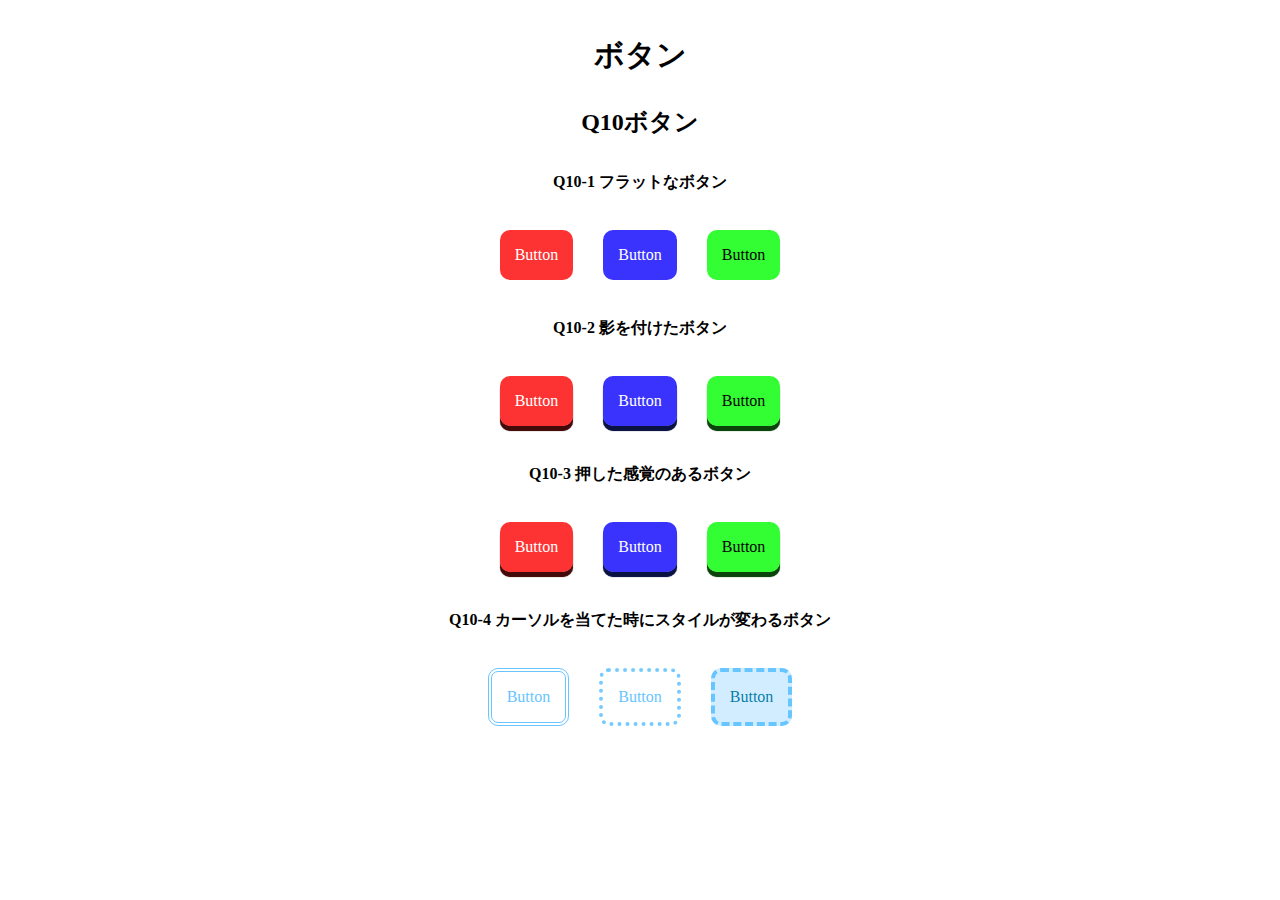
<file: q10/answer/index.html>
<!DOCTYPE html>
<html lang="ja">

<head>
  <meta charset="UTF-8">
  <meta name="viewport" content="width=device-width, initial-scale=1.0">
  <link rel="stylesheet" href="./css/reset.css">
  <link rel="stylesheet" href="./css/base.css">
  <link rel="stylesheet" href="./css/style.css">
  <title>LayoutParts-Q3</title>
</head>

<body>
  <h1 class="title">ボタン</h1>
  <h2 class="sub--title">Q10ボタン</h2>
  <div class="wrapper">
    <h3 class="question--title">Q10-1 フラットなボタン</h3>
    <div class="flex--center">
      <div class="btn btn--red">Button</div>
      <div class="btn btn--blue">Button</div>
      <div class="btn btn--green">Button</div>
    </div>
    <h3 class="question--title">Q10-2 影を付けたボタン</h3>
    <div class="flex--center">
      <div class="btn shadow--red">Button</div>
      <div class="btn shadow--blue">Button</div>
      <div class="btn shadow--green">Button</div>
    </div>
    <h3 class="question--title">Q10-3 押した感覚のあるボタン</h3>
    <div class="flex--center">
      <div class="btn active--red">Button</div>
      <div class="btn active--blue">Button</div>
      <div class="btn active--green">Button</div>
    </div>
    <h3 class="question--title">Q10-4 カーソルを当てた時にスタイルが変わるボタン</h3>
    <div class="flex--center">
      <div class="btn double--btn">Button</div>
      <div class="btn dotted--btn">Button</div>
      <div class="btn back--btn">Button</div>
    </div>
  </div>
</body>

</html>
</file>
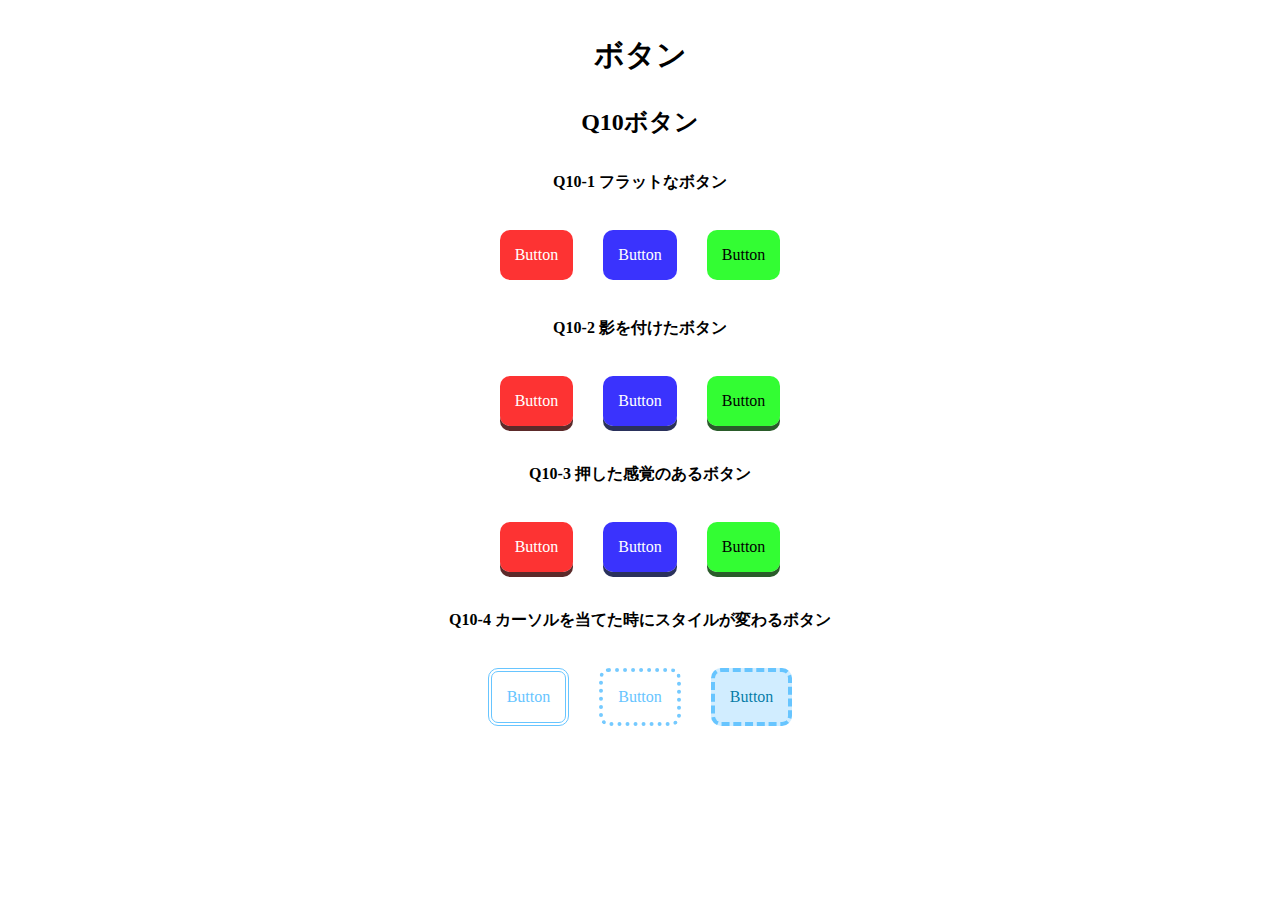
<file: q10/q10/index.html>
<!DOCTYPE html>
<html lang="ja">

<head>
  <meta charset="UTF-8">
  <meta name="viewport" content="width=device-width, initial-scale=1.0">
  <link rel="stylesheet" href="./css/reset.css">
  <link rel="stylesheet" href="./css/base.css">
  <link rel="stylesheet" href="./css/style.css">
  <title>LayoutParts-Q3</title>
</head>

<body>
  <h1 class="title">ボタン</h1>
  <h2 class="sub--title">Q10ボタン</h2>
  <div class="wrapper">
    <h3 class="question--title">Q10-1 フラットなボタン</h3>
    <!-- Q10-1ここから -->
    <div class="box-list">
      <div class="commonbox redbox">Button</div>
      <div class="commonbox bluebox">Button</div>
      <div class="commonbox greenbox">Button</div>
    </div>
    <!-- Q10-1ここまで -->
    <h3 class="question--title">Q10-2 影を付けたボタン</h3>
    <!-- Q10-2ここから -->
    <div class="box-list">
      <div class="commonbox redbox sdw-red">Button</div>
      <div class="commonbox bluebox sdw-blue">Button</div>
      <div class="commonbox greenbox sdw-green">Button</div>
    </div>
    <!-- Q10-2ここまで -->
    <h3 class="question--title">Q10-3 押した感覚のあるボタン</h3>
    <!-- Q10-3ここから -->
    <div class="box-list">
      <div class="commonbox redbox sdw-red btn-box">Button</div>
      <div class="commonbox bluebox sdw-blue btn-box">Button</div>
      <div class="commonbox greenbox sdw-green btn-box">Button</div>
    </div>
    <!-- Q10-3ここまで -->
    <h3 class="question--title">Q10-4 カーソルを当てた時にスタイルが変わるボタン</h3>
    <!-- Q10-4ここから -->
    <div class="box-list">
      <div class="commonbox doublebox">Button</div>
      <div class="commonbox dotbox">Button</div>
      <div class="commonbox dotbox2">Button</div>
    </div>
    <!-- Q10-4ここまで -->
  </div>
</body>

</html>
</file>
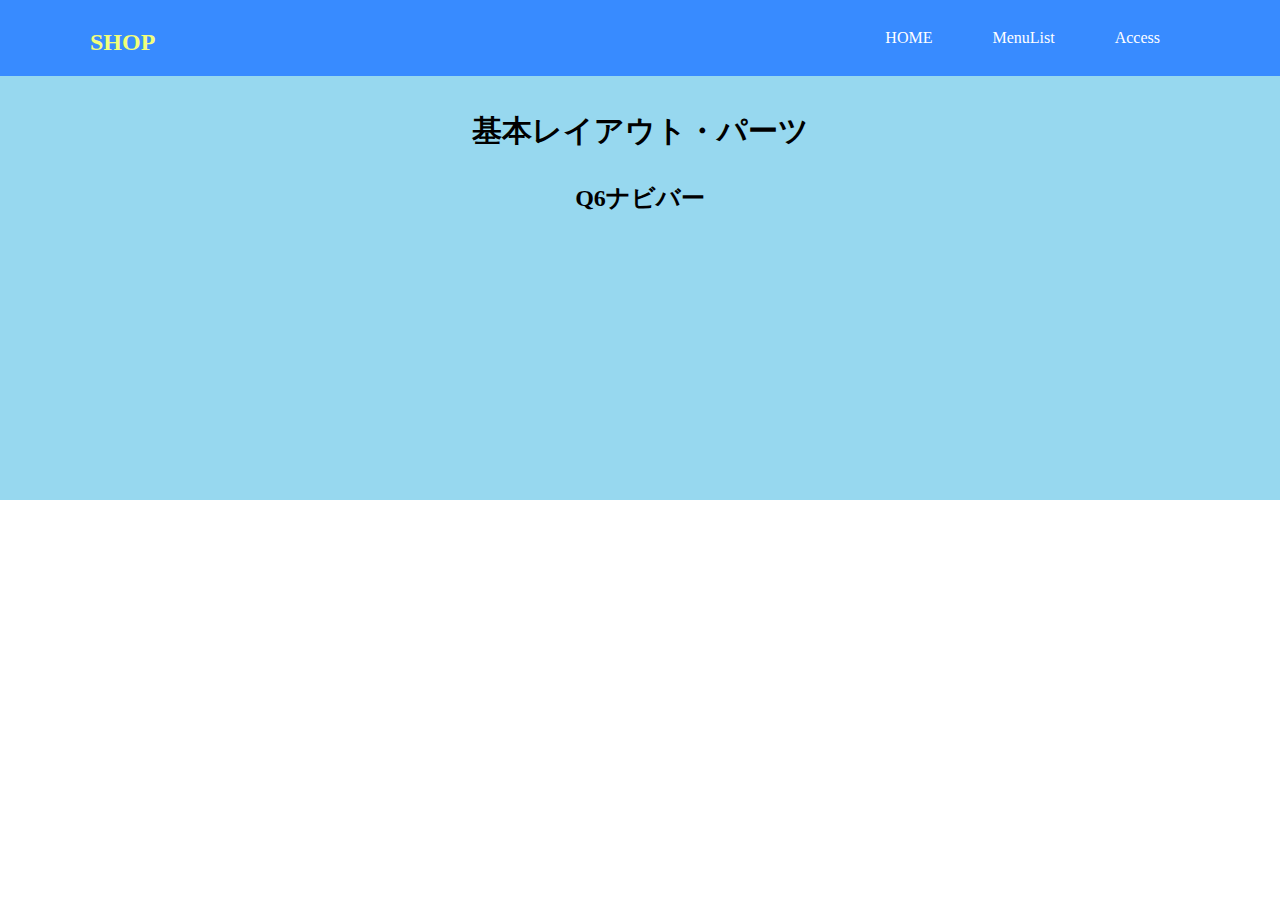
<file: q6/answer/index.html>
<!DOCTYPE html>
<html lang="ja">

<head>
  <meta charset="UTF-8">
  <meta name="viewport" content="width=device-width, initial-scale=1.0">
  <link rel="stylesheet" href="./css/reset.css">
  <link rel="stylesheet" href="./css/base.css">
  <link rel="stylesheet" href="./css/style.css">
  <title>LayoutParts-Q3</title>
</head>

<body>
  <header class="header">
    <div class="inner d--flex">
      <div class="logo">
        <a href="#">SHOP</a>
      </div>
      <div class="menu">
        <nav>
          <ul class="nav d--flex">
            <li>
              <a href="#">HOME</a>
            </li>
            <li>
              <a href="#">MenuList</a>
            </li>
            <li>
              <a href="#">Access</a>
            </li>
          </ul>
        </nav>
      </div>
    </div>
  </header>
  <main>
    <div class="wrapper">
      <h1 class="title">基本レイアウト・パーツ</h1>
      <h2 class="sub--title">Q6ナビバー</h2>
    </div>
  </main>
</body>

</html>
</file>
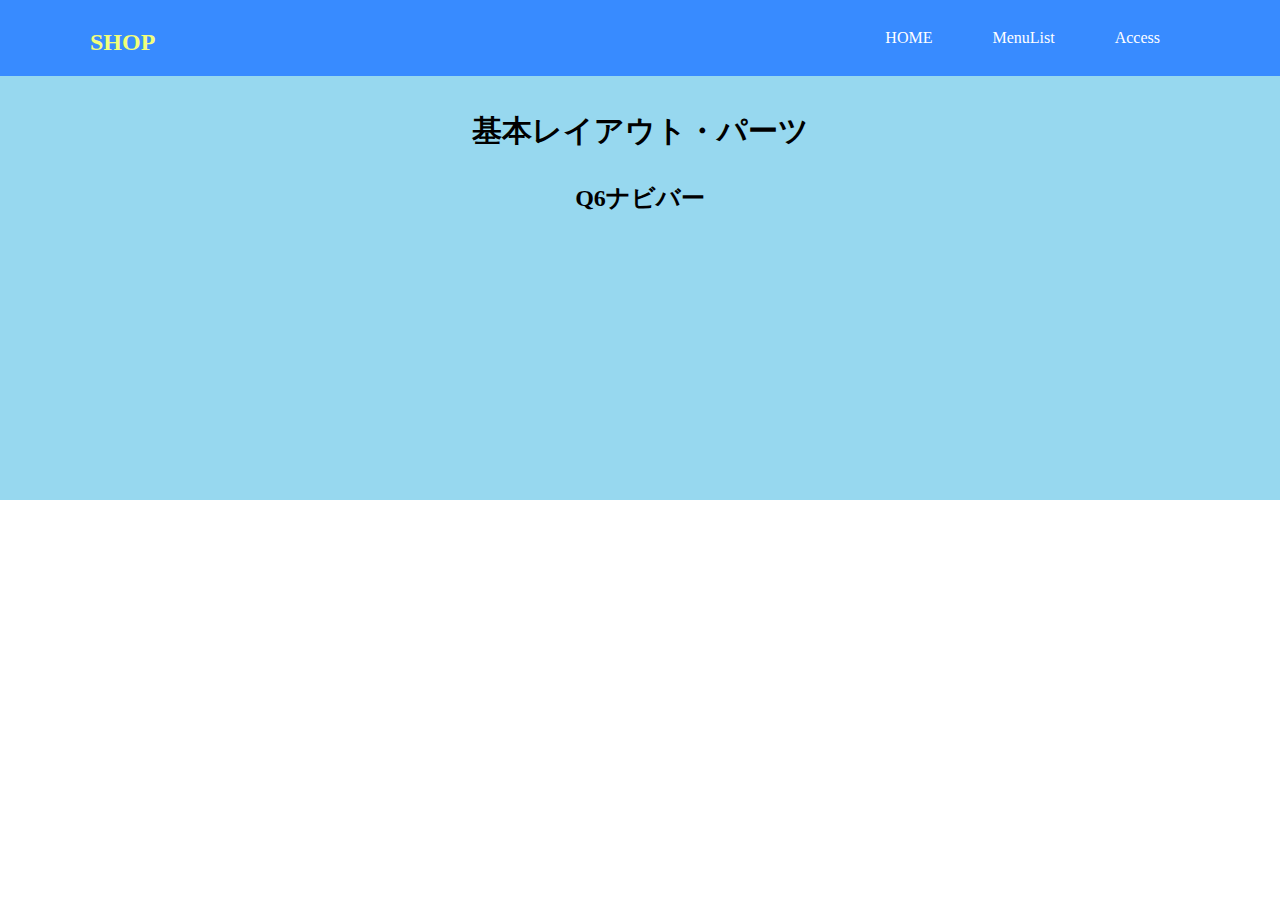
<file: q6/q6/index.html>
<!DOCTYPE html>
<html lang="ja">

<head>
  <meta charset="UTF-8">
  <meta name="viewport" content="width=device-width, initial-scale=1.0">
  <link rel="stylesheet" href="./css/reset.css">
  <link rel="stylesheet" href="./css/base.css">
  <link rel="stylesheet" href="./css/style.css">
  <title>LayoutParts-Q3</title>
</head>

<body>
  <!-- Q6回答はここから -->
  <header class="header">
    <div class="inner d--flex">
      <div class="logo"><a href="#">SHOP</a></div>
      <nav>
        <ul class="nav d--flex">
          <li><a href="#">HOME</a></li>
          <li><a href="#">MenuList</a></li>
          <li><a href="#">Access</a></li>
        </ul>
      </nav>
    </div>
  </header>
  <!-- Q6回答はここまで -->
  <main>
    <div class="wrapper">
      <h1 class="title">基本レイアウト・パーツ</h1>
      <h2 class="sub--title">Q6ナビバー</h2>
    </div>
  </main>
</body>

</html>
</file>
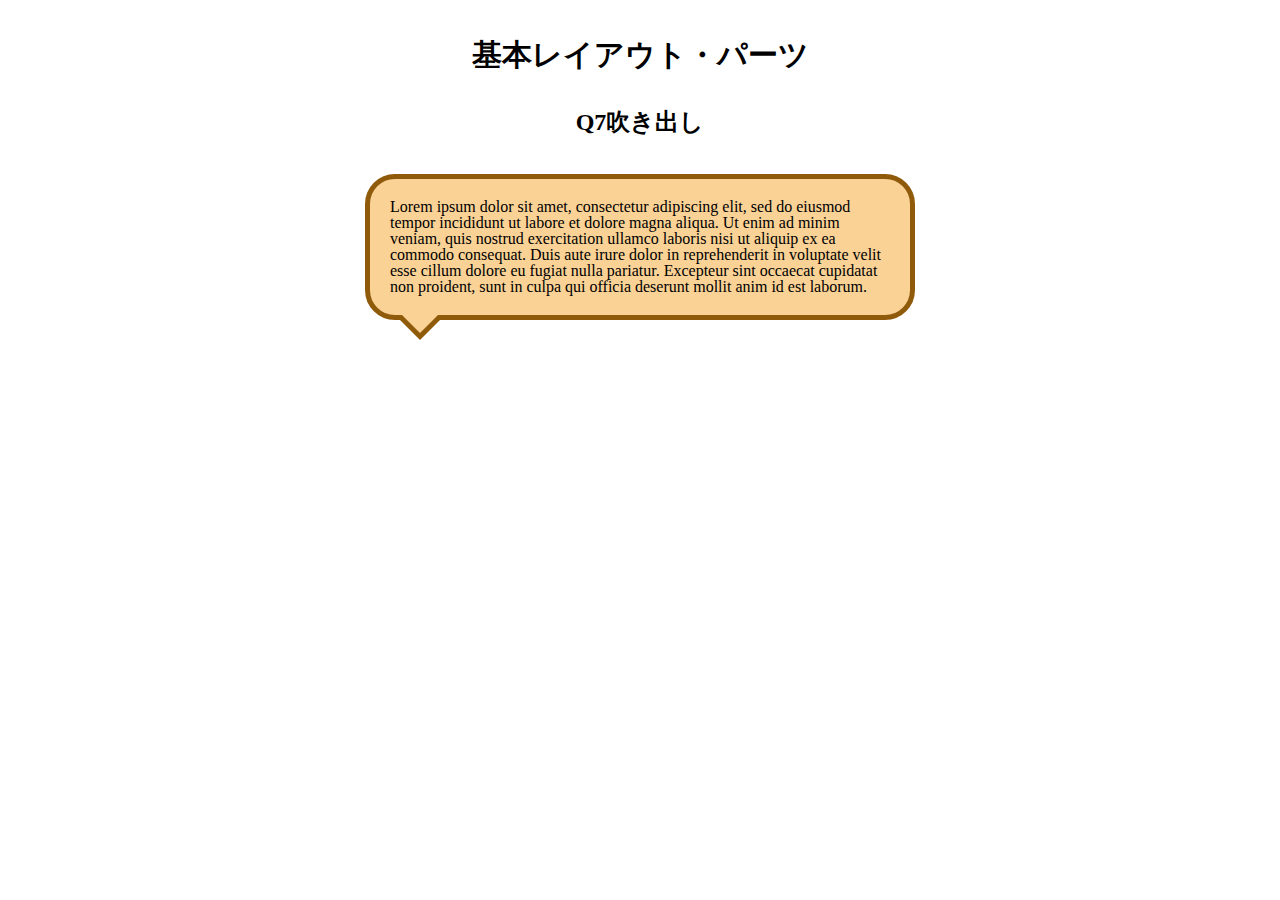
<file: q7/answer/index.html>
<!DOCTYPE html>
<html lang="ja">

<head>
  <meta charset="UTF-8">
  <meta name="viewport" content="width=device-width, initial-scale=1.0">
  <link rel="stylesheet" href="./css/reset.css">
  <link rel="stylesheet" href="./css/base.css">
  <link rel="stylesheet" href="./css/style.css">
  <title>LayoutParts-Q3</title>
</head>

<body>
  <div class="wrapper">
    <h1 class="title">基本レイアウト・パーツ</h1>
    <h2 class="sub--title">Q7吹き出し</h2>
    <div class="blowing--box">
      <p>Lorem ipsum dolor sit amet, consectetur adipiscing elit, sed do eiusmod tempor incididunt
        ut labore et dolore magna
        aliqua. Ut enim ad minim veniam, quis nostrud exercitation ullamco laboris nisi ut aliquip ex ea commodo
        consequat. Duis
        aute irure dolor in reprehenderit in voluptate velit esse cillum dolore eu fugiat nulla pariatur. Excepteur sint
        occaecat cupidatat non proident, sunt in culpa qui officia deserunt mollit anim id est laborum.</p>
    </div>
  </div>
</body>

</html>
</file>
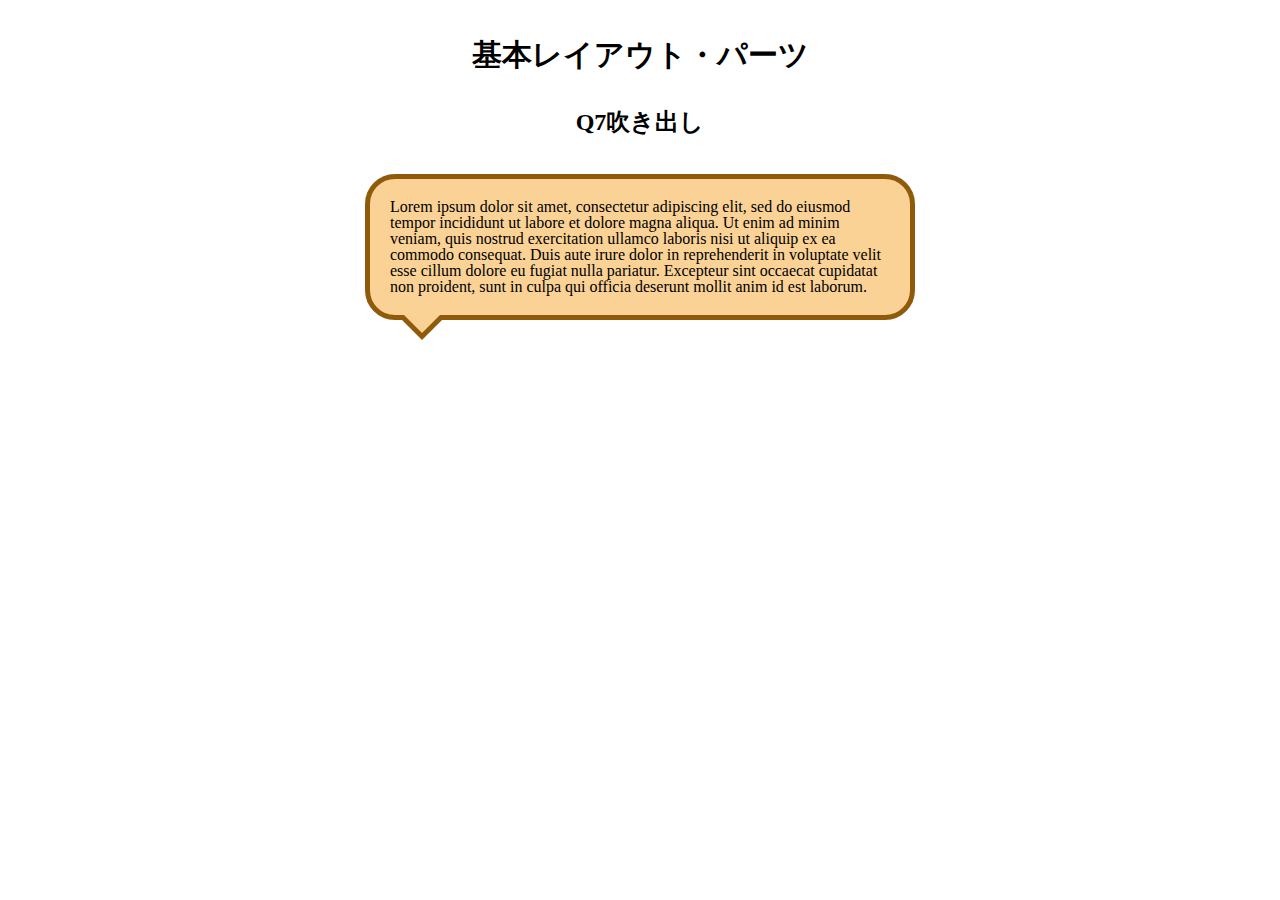
<file: q7/q7/index.html>
<!DOCTYPE html>
<html lang="ja">

<head>
  <meta charset="UTF-8">
  <meta name="viewport" content="width=device-width, initial-scale=1.0">
  <link rel="stylesheet" href="./css/reset.css">
  <link rel="stylesheet" href="./css/base.css">
  <link rel="stylesheet" href="./css/style.css">
  <title>LayoutParts-Q3</title>
</head>

<body>
  <div class="wrapper">
    <h1 class="title">基本レイアウト・パーツ</h1>
    <h2 class="sub--title">Q7吹き出し</h2>
    <!-- Q7回答はここから -->
    <div class="comment">
      Lorem ipsum dolor sit amet, consectetur adipiscing elit, sed do eiusmod tempor incididunt
    ut labore et dolore magna
    aliqua. Ut enim ad minim veniam, quis nostrud exercitation ullamco laboris nisi ut aliquip ex ea commodo
    consequat. Duis
    aute irure dolor in reprehenderit in voluptate velit esse cillum dolore eu fugiat nulla pariatur. Excepteur sint
    occaecat cupidatat non proident, sunt in culpa qui officia deserunt mollit anim id est laborum.
    </div>
    <!-- Q7回答はここまで -->
  </div>
</body>

</html>
</file>
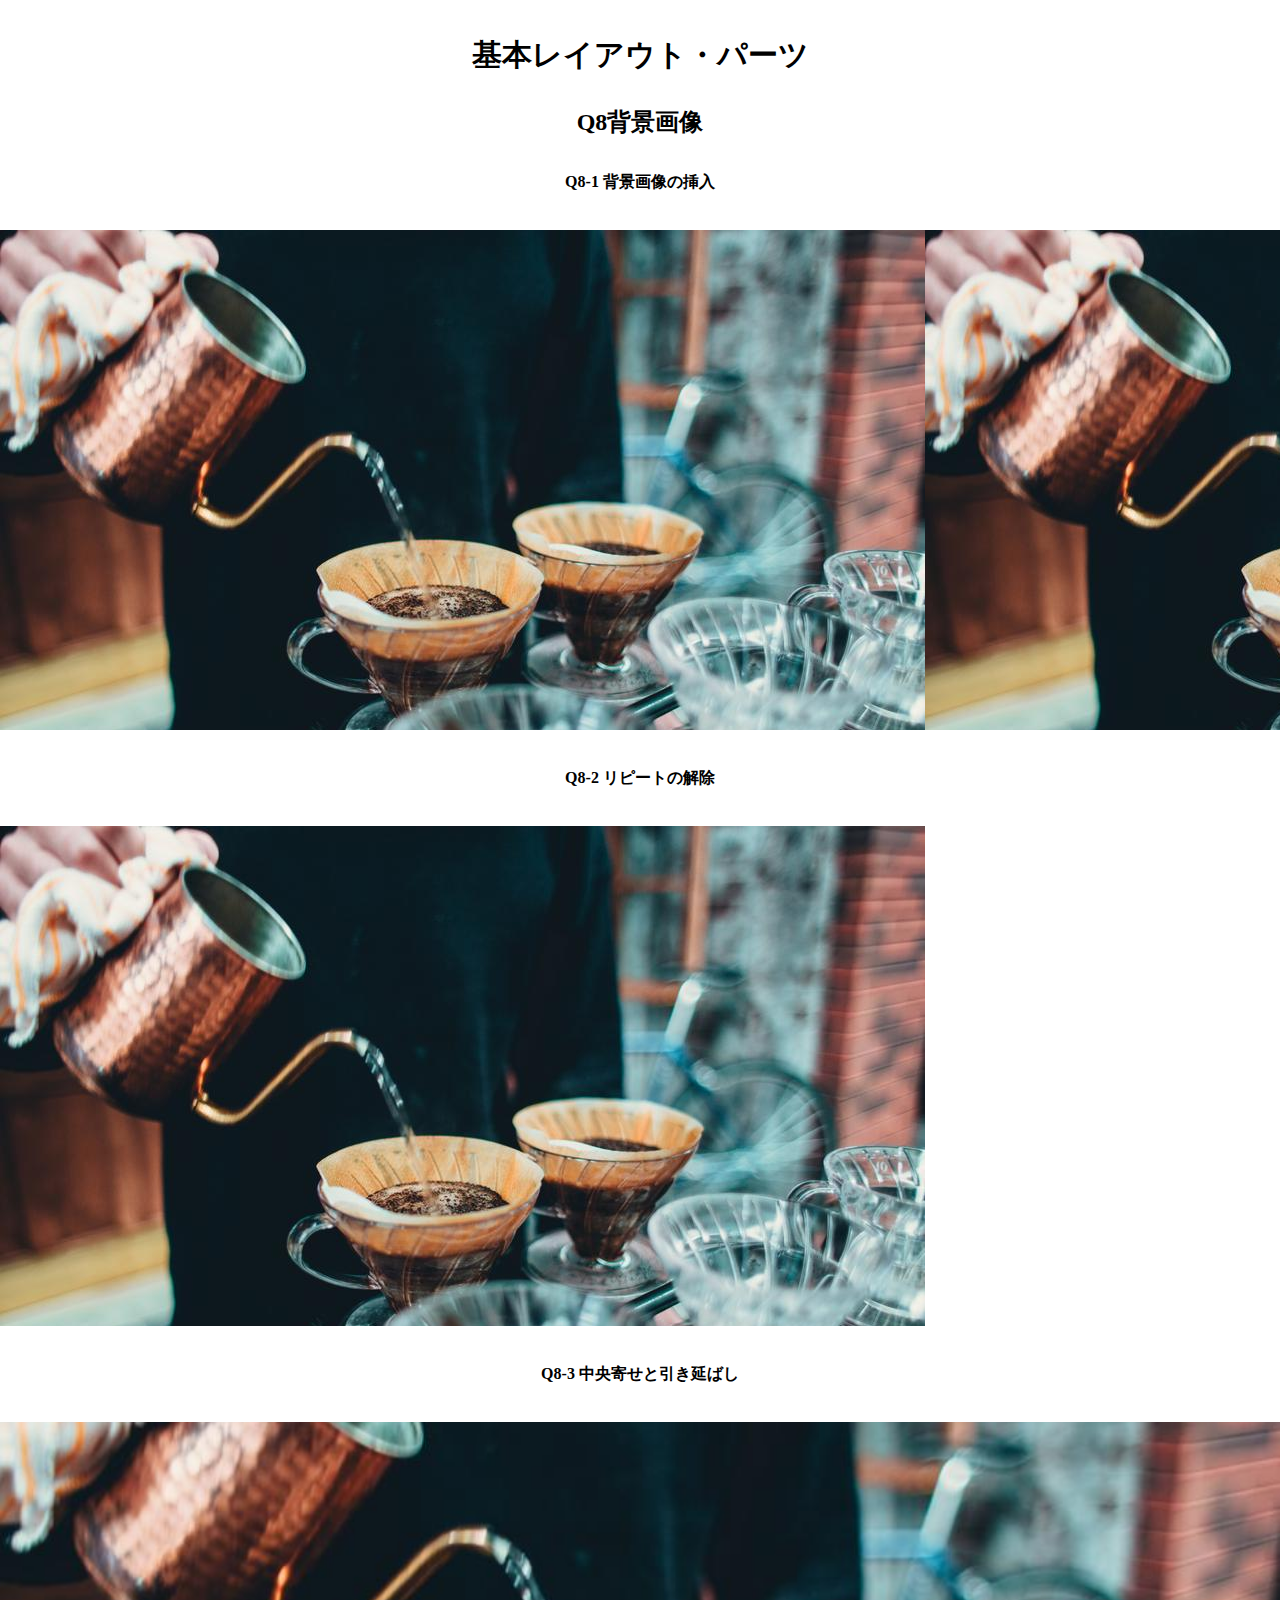
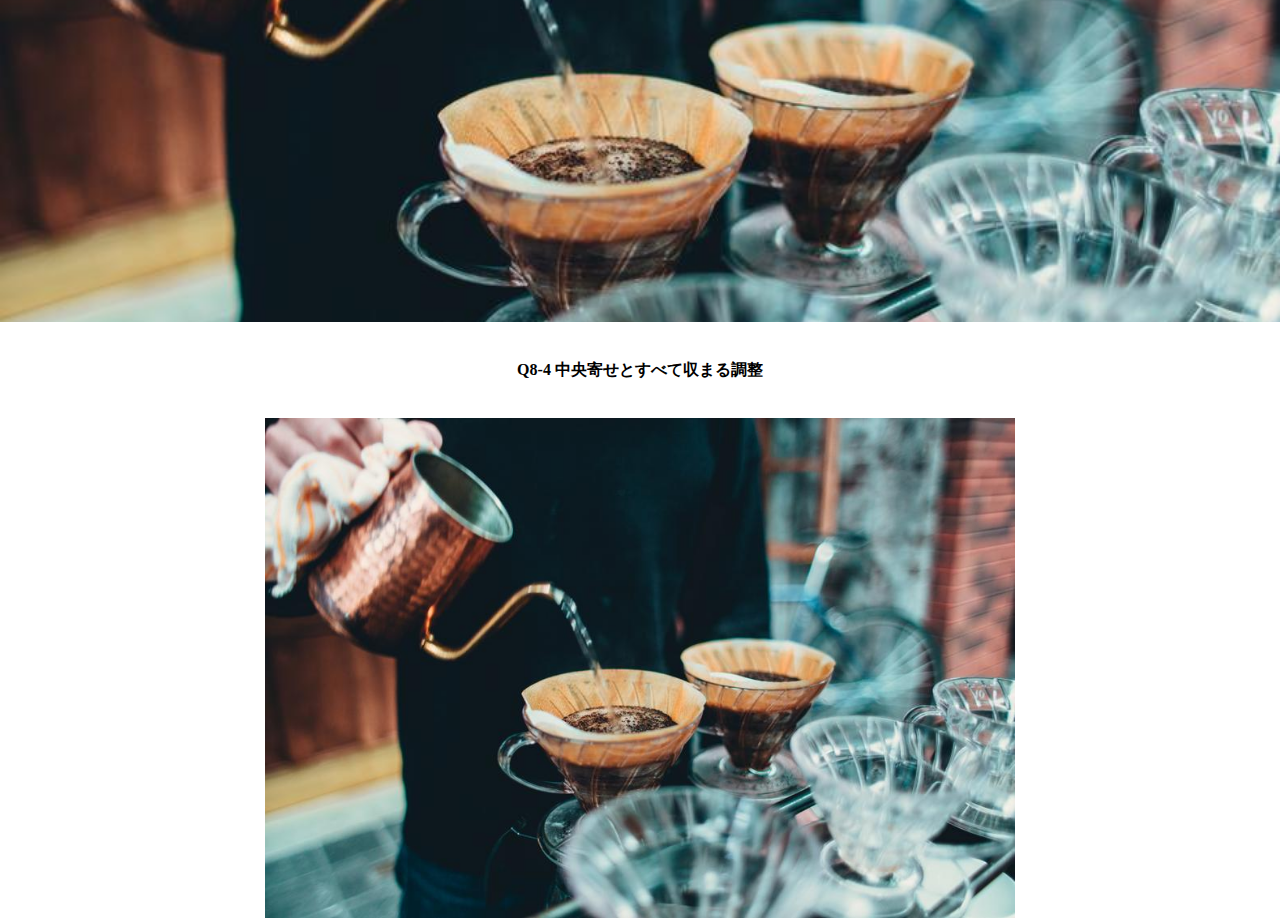
<file: q8/answer/index.html>
<!DOCTYPE html>
<html lang="ja">

<head>
  <meta charset="UTF-8">
  <meta name="viewport" content="width=device-width, initial-scale=1.0">
  <link rel="stylesheet" href="./css/reset.css">
  <link rel="stylesheet" href="./css/base.css">
  <link rel="stylesheet" href="./css/style.css">
  <title>LayoutParts-Q3</title>
</head>

<body>
  <h1 class="title">基本レイアウト・パーツ</h1>
  <h2 class="sub--title">Q8背景画像</h2>
  <h3 class="question--title">Q8-1 背景画像の挿入</h3>
  <div class="back--img">
    <div class="content">
    </div>
  </div>
  <h3 class="question--title">Q8-2 リピートの解除</h3>
  <div class="back--img--repeat">
    <div class="content">
    </div>
  </div>
  <h3 class="question--title">Q8-3 中央寄せと引き延ばし</h3>
  <div class="back--img--cover">
    <div class="content">
    </div>
  </div>
  <h3 class="question--title">Q8-4 中央寄せとすべて収まる調整</h3>
  <div class="back--img--contain">
    <div class="content"></div>
  </div>
</body>

</html>
</file>
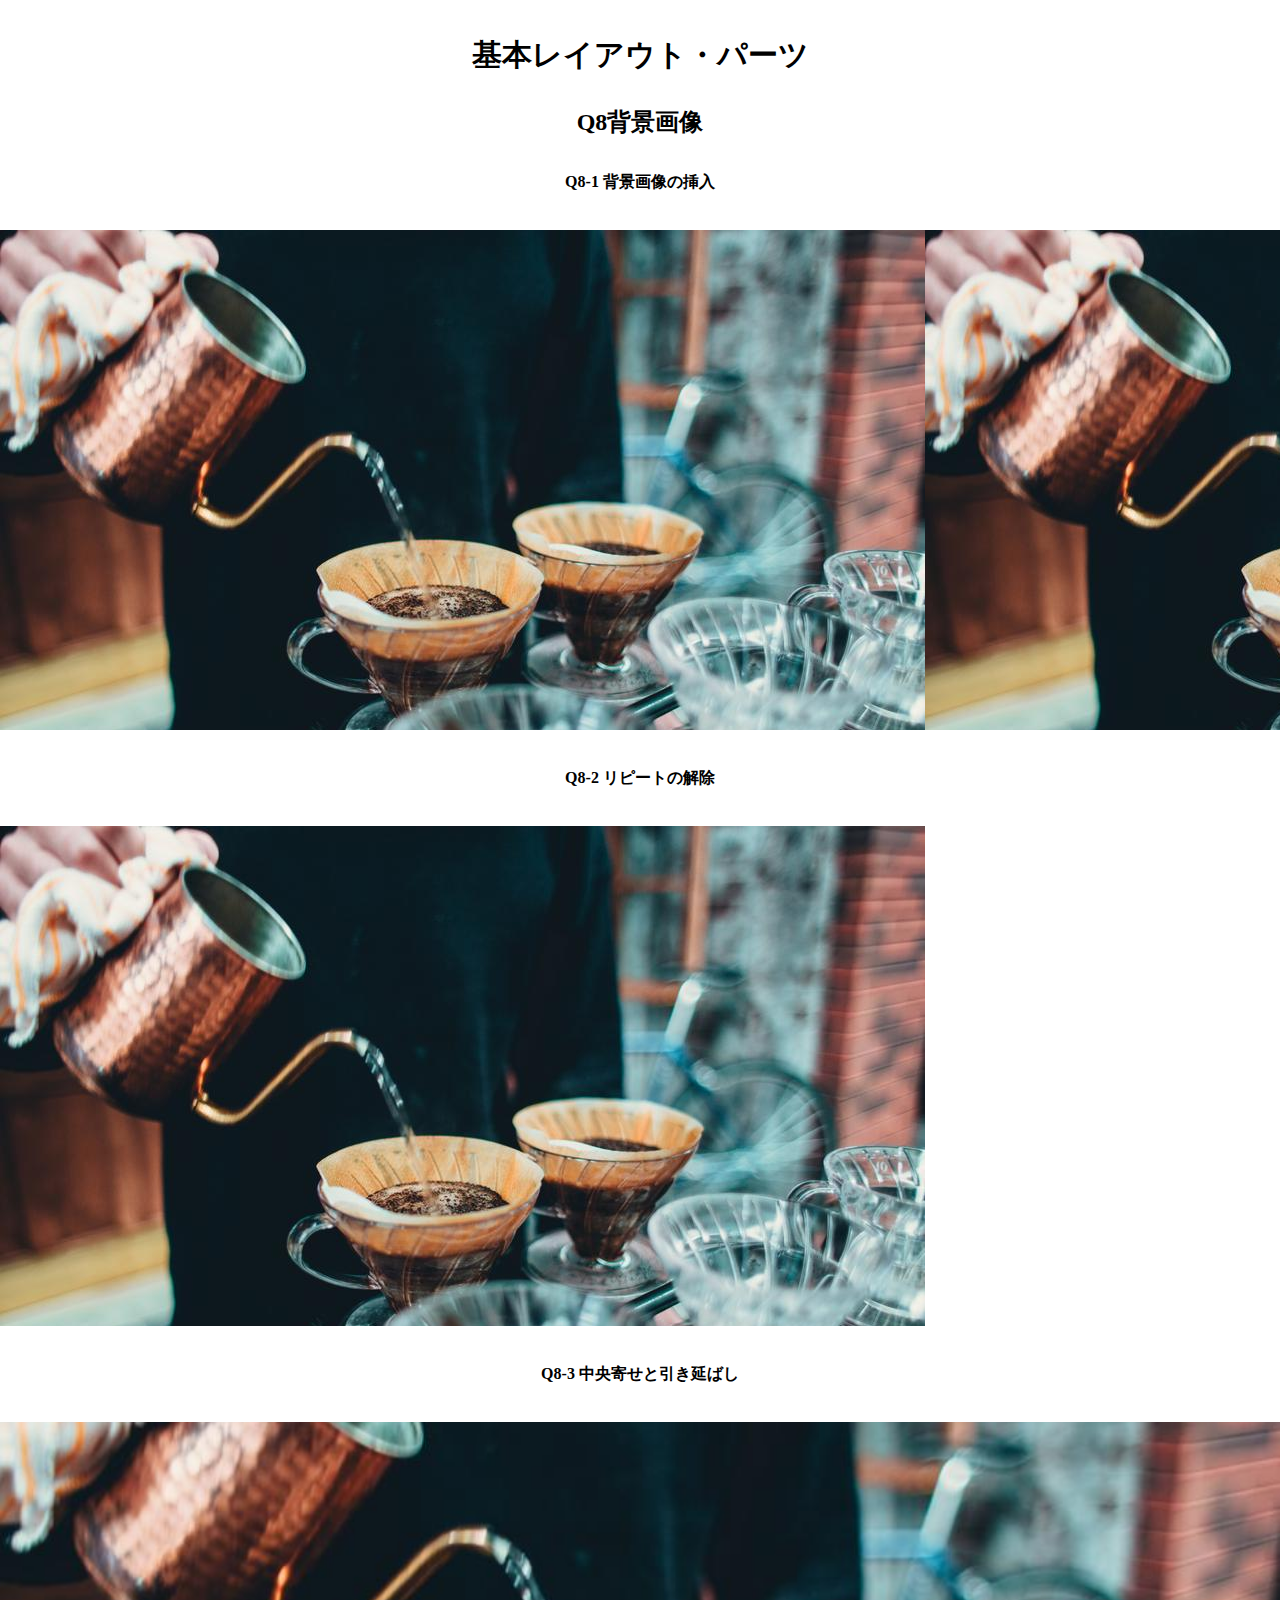
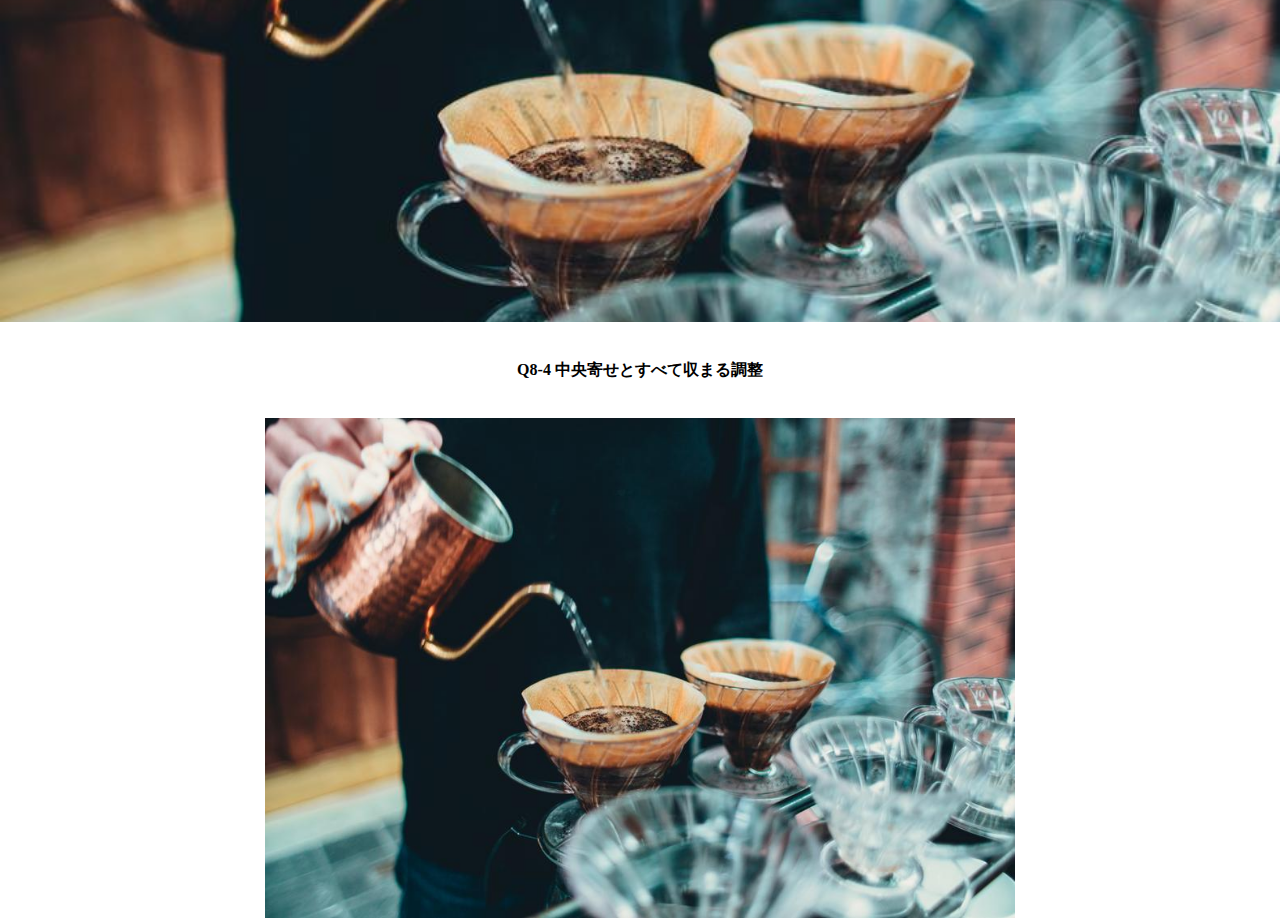
<file: q8/q8/index.html>
<!DOCTYPE html>
<html lang="ja">

<head>
  <meta charset="UTF-8">
  <meta name="viewport" content="width=device-width, initial-scale=1.0">
  <link rel="stylesheet" href="./css/reset.css">
  <link rel="stylesheet" href="./css/base.css">
  <link rel="stylesheet" href="./css/style.css">
  <title>LayoutParts-Q3</title>
</head>

<body>
  <h1 class="title">基本レイアウト・パーツ</h1>
  <h2 class="sub--title">Q8背景画像</h2>
  <h3 class="question--title">Q8-1 背景画像の挿入</h3>
  <!-- Q8-1 背景画像の挿入 ここから -->
    <div class="repeat"></div>
  <!-- Q8-1 背景画像の挿入 ここまで -->
  <h3 class="question--title">Q8-2 リピートの解除</h3>
  <!-- Q8-2 リピートの解除 ここから -->
    <div class="non_repeat"></div>
  <!-- Q8-2 リピートの解除 ここまで -->
  <h3 class="question--title">Q8-3 中央寄せと引き延ばし</h3>
  <!-- Q8-3 中央寄せと引き延ばし ここから-->
    <div class="center_long"></div>
  <!-- Q8-3 中央寄せと引き延ばし ここまで-->
  <h3 class="question--title">Q8-4 中央寄せとすべて収まる調整</h3>
  <!-- Q8-4 中央寄せとすべて収まる調整 ここから-->
    <div class="center"></div>
  <!-- Q8-4 中央寄せとすべて収まる調整 ここまで-->
</body>

</html>
</file>
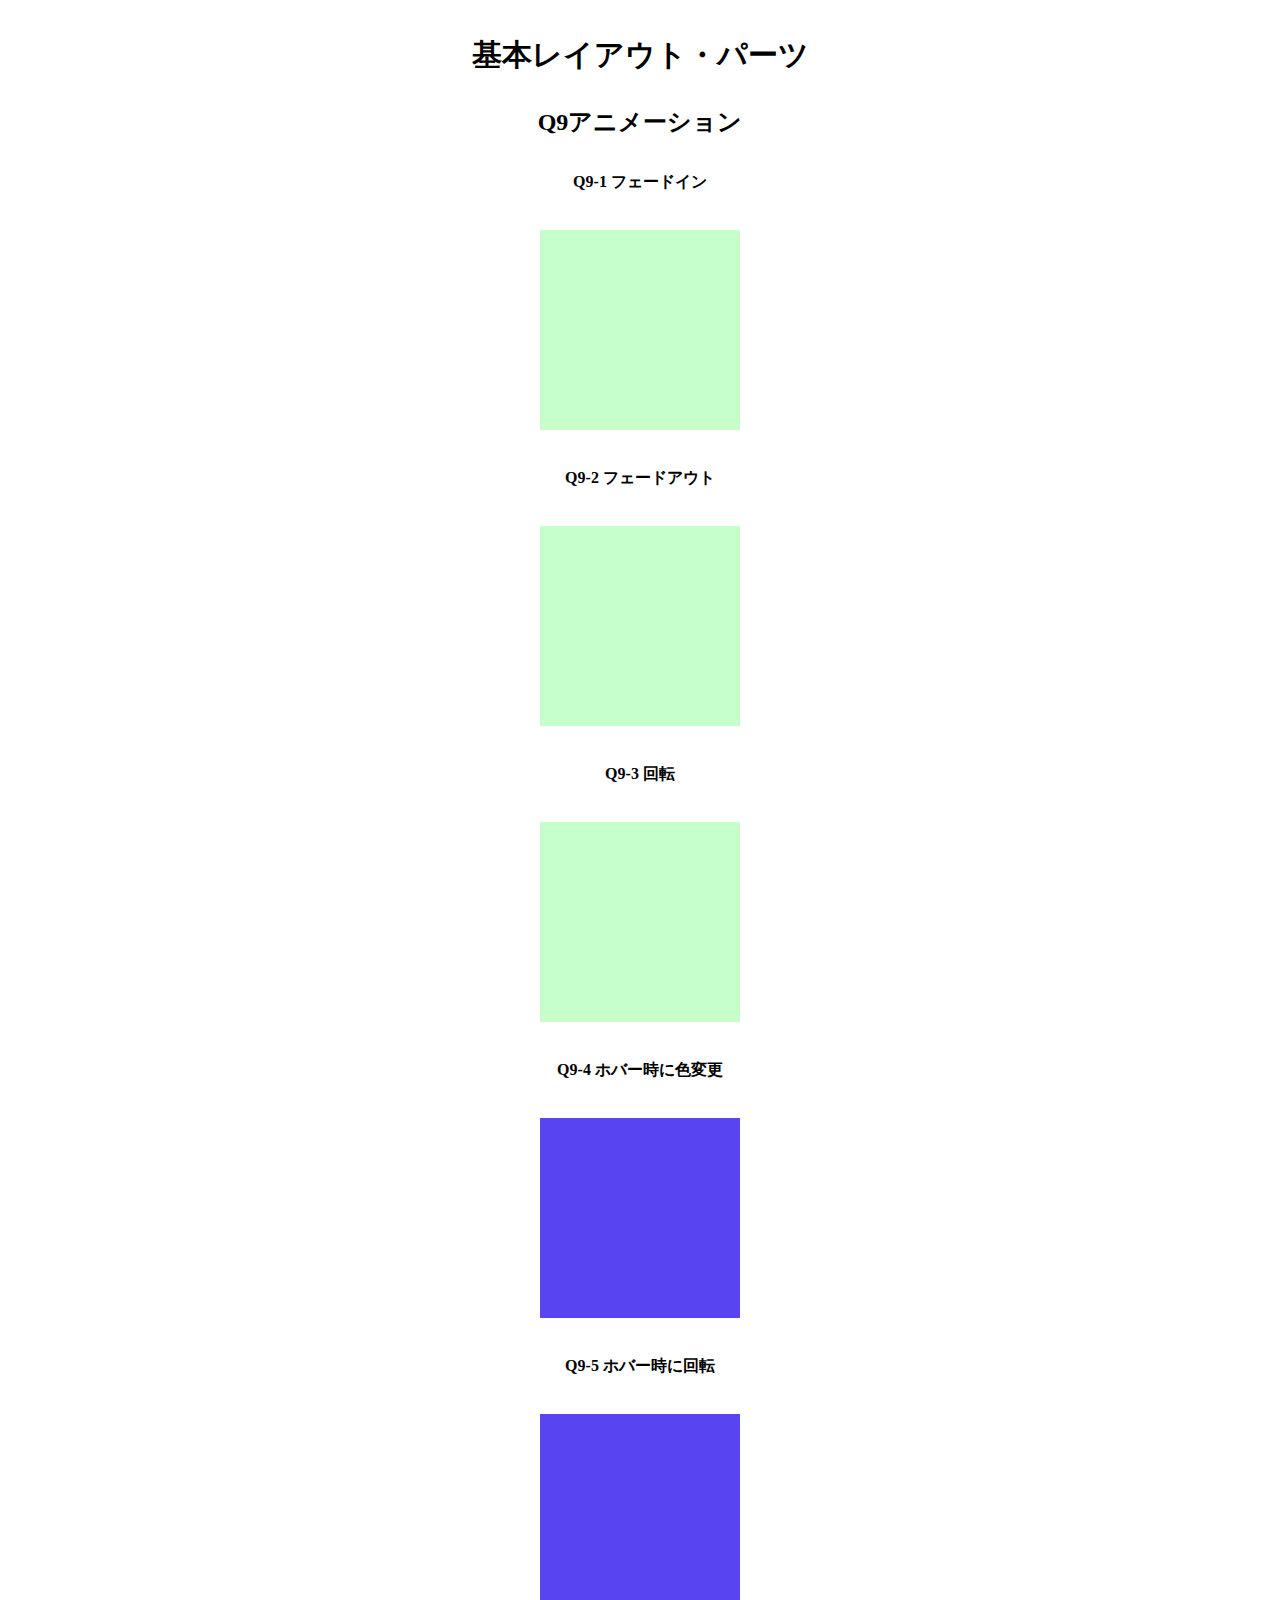
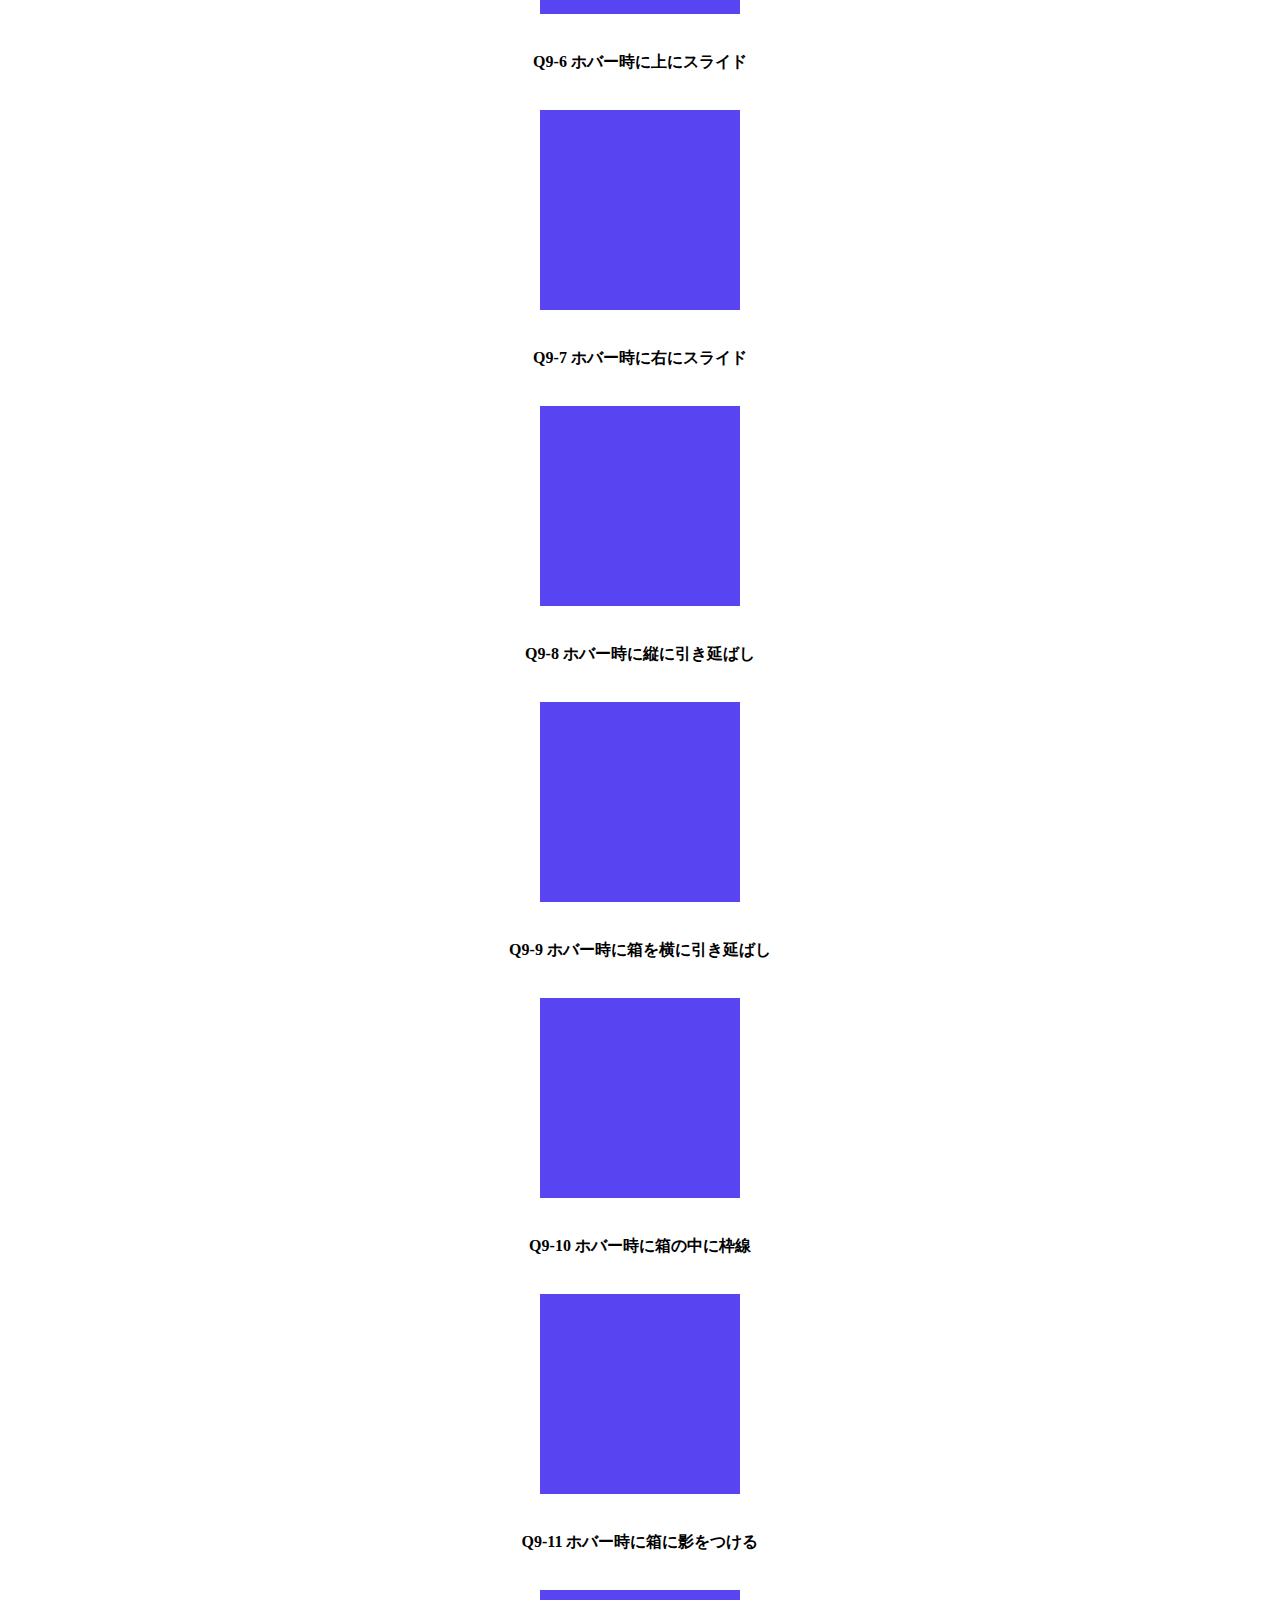
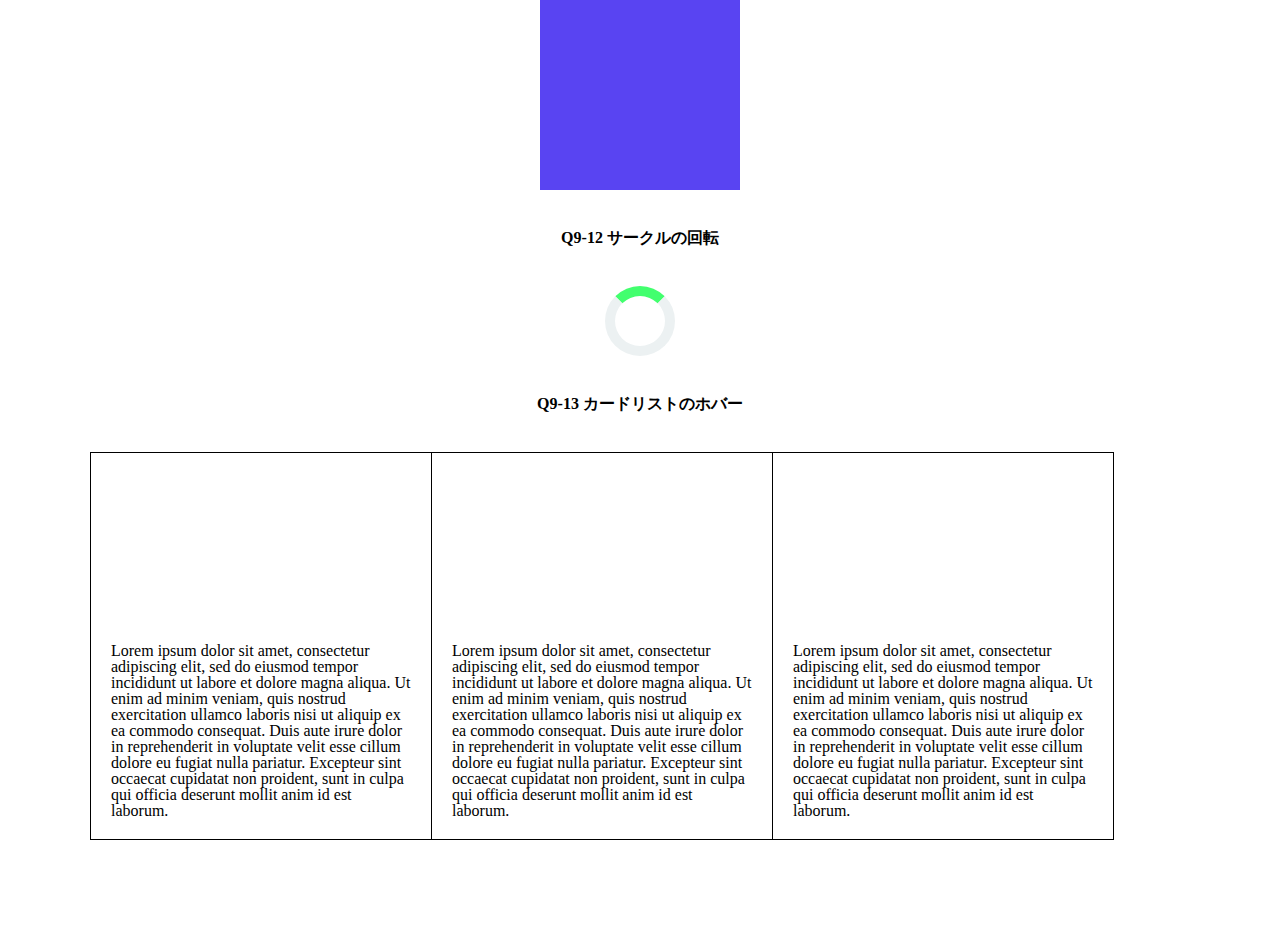
<file: q9/answer/index.html>
<!DOCTYPE html>
<html lang="ja">

<head>
  <meta charset="UTF-8">
  <meta name="viewport" content="width=device-width, initial-scale=1.0">
  <link rel="stylesheet" href="./css/reset.css">
  <link rel="stylesheet" href="./css/base.css">
  <link rel="stylesheet" href="./css/style.css">
  <title>LayoutParts-Q3</title>
</head>

<body>
  <h1 class="title">基本レイアウト・パーツ</h1>
  <h2 class="sub--title">Q9アニメーション</h2>
  <div class="wrapper">
    <section>
      <h3 class="question--title">Q9-1 フェードイン</h3>
      <div class="green--box fade--in"></div>
      <h3 class="question--title">Q9-2 フェードアウト</h3>
      <div class="green--box fade--out"></div>
      <h3 class="question--title">Q9-3 回転</h3>
      <div class="green--box spin"></div>
    </section>
    <section>
      <h3 class="question--title">Q9-4 ホバー時に色変更</h3>
      <div class="blue--box hover--color"></div>
      <h3 class="question--title">Q9-5 ホバー時に回転</h3>
      <div class="blue--box spin--box"></div>
      <h3 class="question--title">Q9-6 ホバー時に上にスライド</h3>
      <div class="blue--box up--slide"></div>
      <h3 class="question--title">Q9-7 ホバー時に右にスライド</h3>
      <div class="blue--box right--slide"></div>
      <h3 class="question--title">Q9-8 ホバー時に縦に引き延ばし</h3>
      <div class="blue--box height--prolongation"></div>
      <h3 class="question--title">Q9-9 ホバー時に箱を横に引き延ばし</h3>
      <div class="blue--box width--prolongation"></div>
      <h3 class="question--title">Q9-10 ホバー時に箱の中に枠線</h3>
      <div class="blue--box hover--border"></div>
      <h3 class="question--title">Q9-11 ホバー時に箱に影をつける</h3>
      <div class="blue--box hover--shadow"></div>
    </section>
    <section>
      <h3 class="question--title">Q9-12 サークルの回転</h3>
      <div class="circle--spin"></div>
      <h3 class="question--title">Q9-13 カードリストのホバー</h3>
      <div class="check--sample">
        <ul class="card--list">
          <li class="card--item">
            <div class="icon"></div>
            <p>Lorem ipsum dolor sit amet, consectetur adipiscing elit, sed do eiusmod tempor incididunt
              ut labore et dolore magna
              aliqua. Ut enim ad minim veniam, quis nostrud exercitation ullamco laboris nisi ut aliquip ex ea commodo
              consequat. Duis
              aute irure dolor in reprehenderit in voluptate velit esse cillum dolore eu fugiat nulla pariatur.
              Excepteur
              sint
              occaecat cupidatat non proident, sunt in culpa qui officia deserunt mollit anim id est laborum.</p>
          </li>
          <li class="card--item">
            <div class="icon"></div>
            <p>Lorem ipsum dolor sit amet, consectetur adipiscing elit, sed do eiusmod tempor incididunt
              ut labore et dolore magna
              aliqua. Ut enim ad minim veniam, quis nostrud exercitation ullamco laboris nisi ut aliquip ex ea commodo
              consequat. Duis
              aute irure dolor in reprehenderit in voluptate velit esse cillum dolore eu fugiat nulla pariatur.
              Excepteur
              sint
              occaecat cupidatat non proident, sunt in culpa qui officia deserunt mollit anim id est laborum.</p>
          </li>
          <li class="card--item">
            <div class="icon"></div>
            <p>Lorem ipsum dolor sit amet, consectetur adipiscing elit, sed do eiusmod tempor incididunt
              ut labore et dolore magna
              aliqua. Ut enim ad minim veniam, quis nostrud exercitation ullamco laboris nisi ut aliquip ex ea commodo
              consequat. Duis
              aute irure dolor in reprehenderit in voluptate velit esse cillum dolore eu fugiat nulla pariatur.
              Excepteur
              sint
              occaecat cupidatat non proident, sunt in culpa qui officia deserunt mollit anim id est laborum.</p>
          </li>
        </ul>
      </div>
    </section>
  </div>
</body>

</html>
</file>
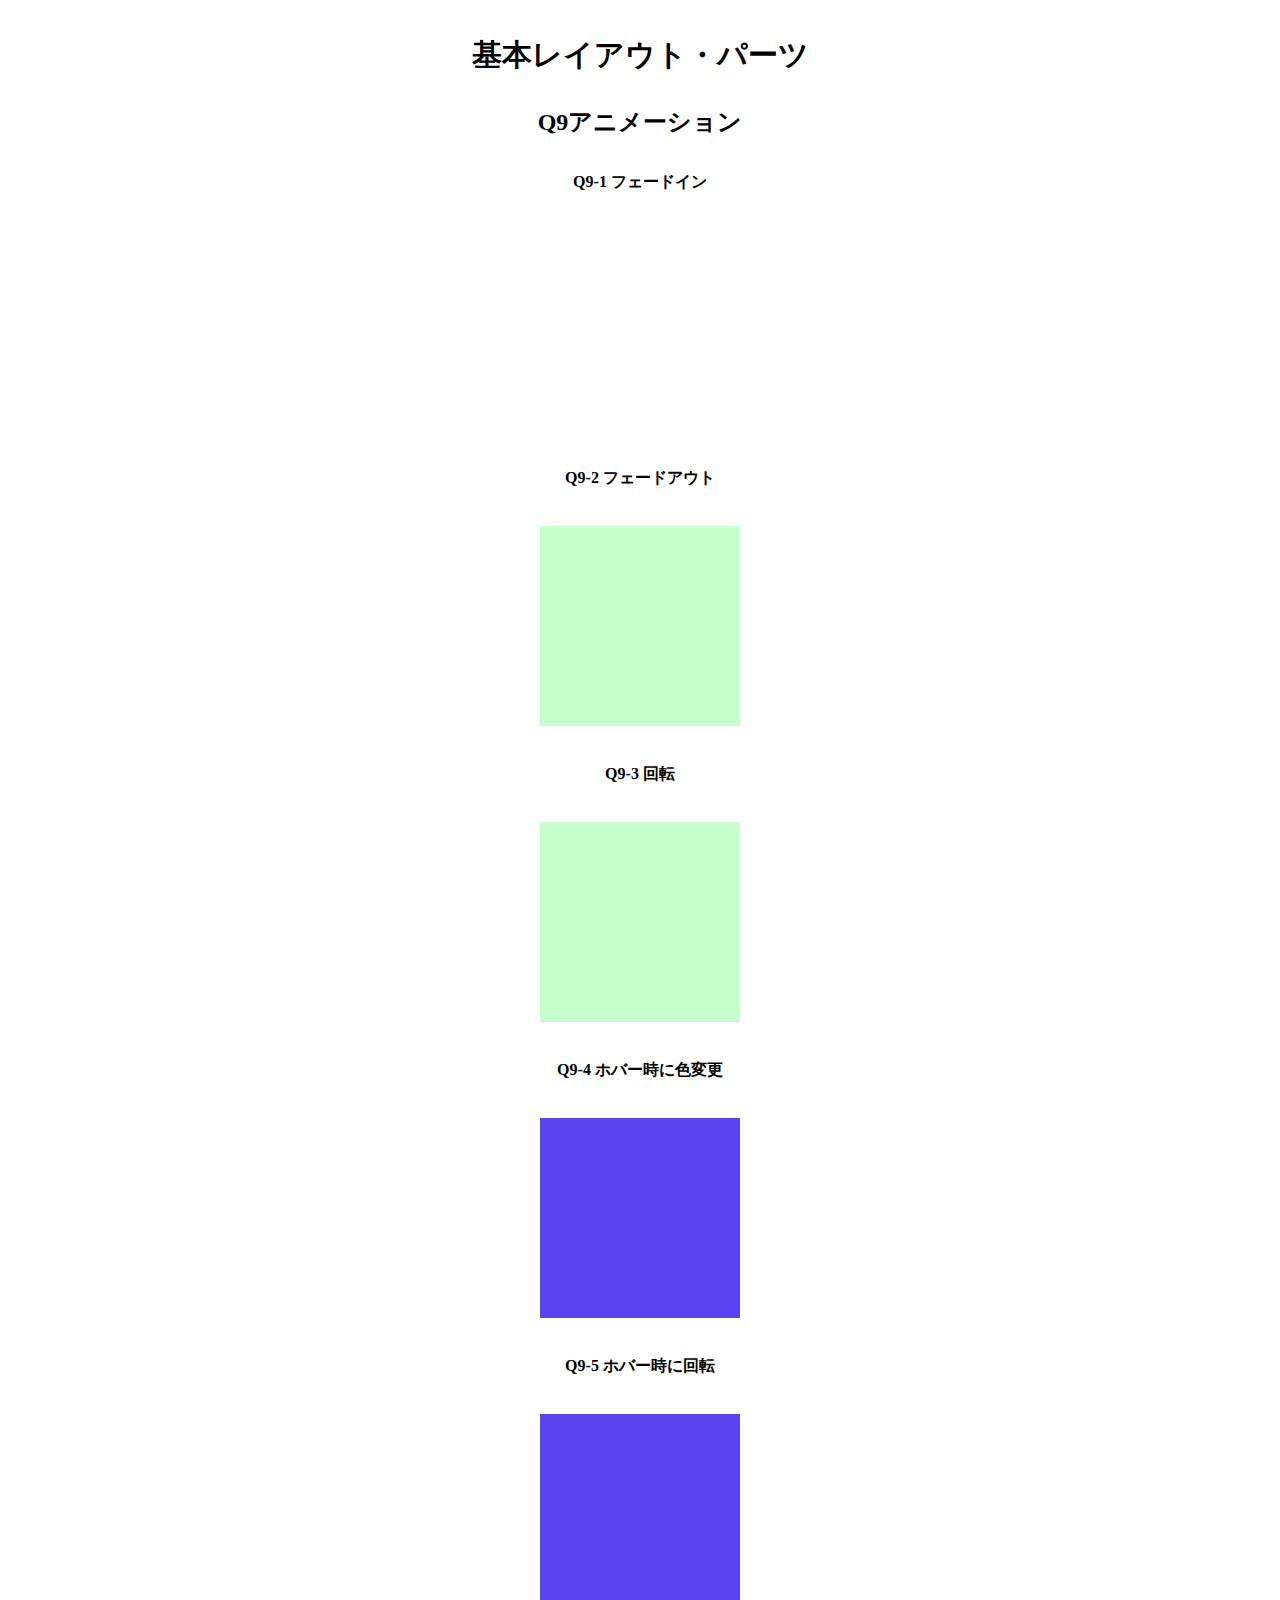
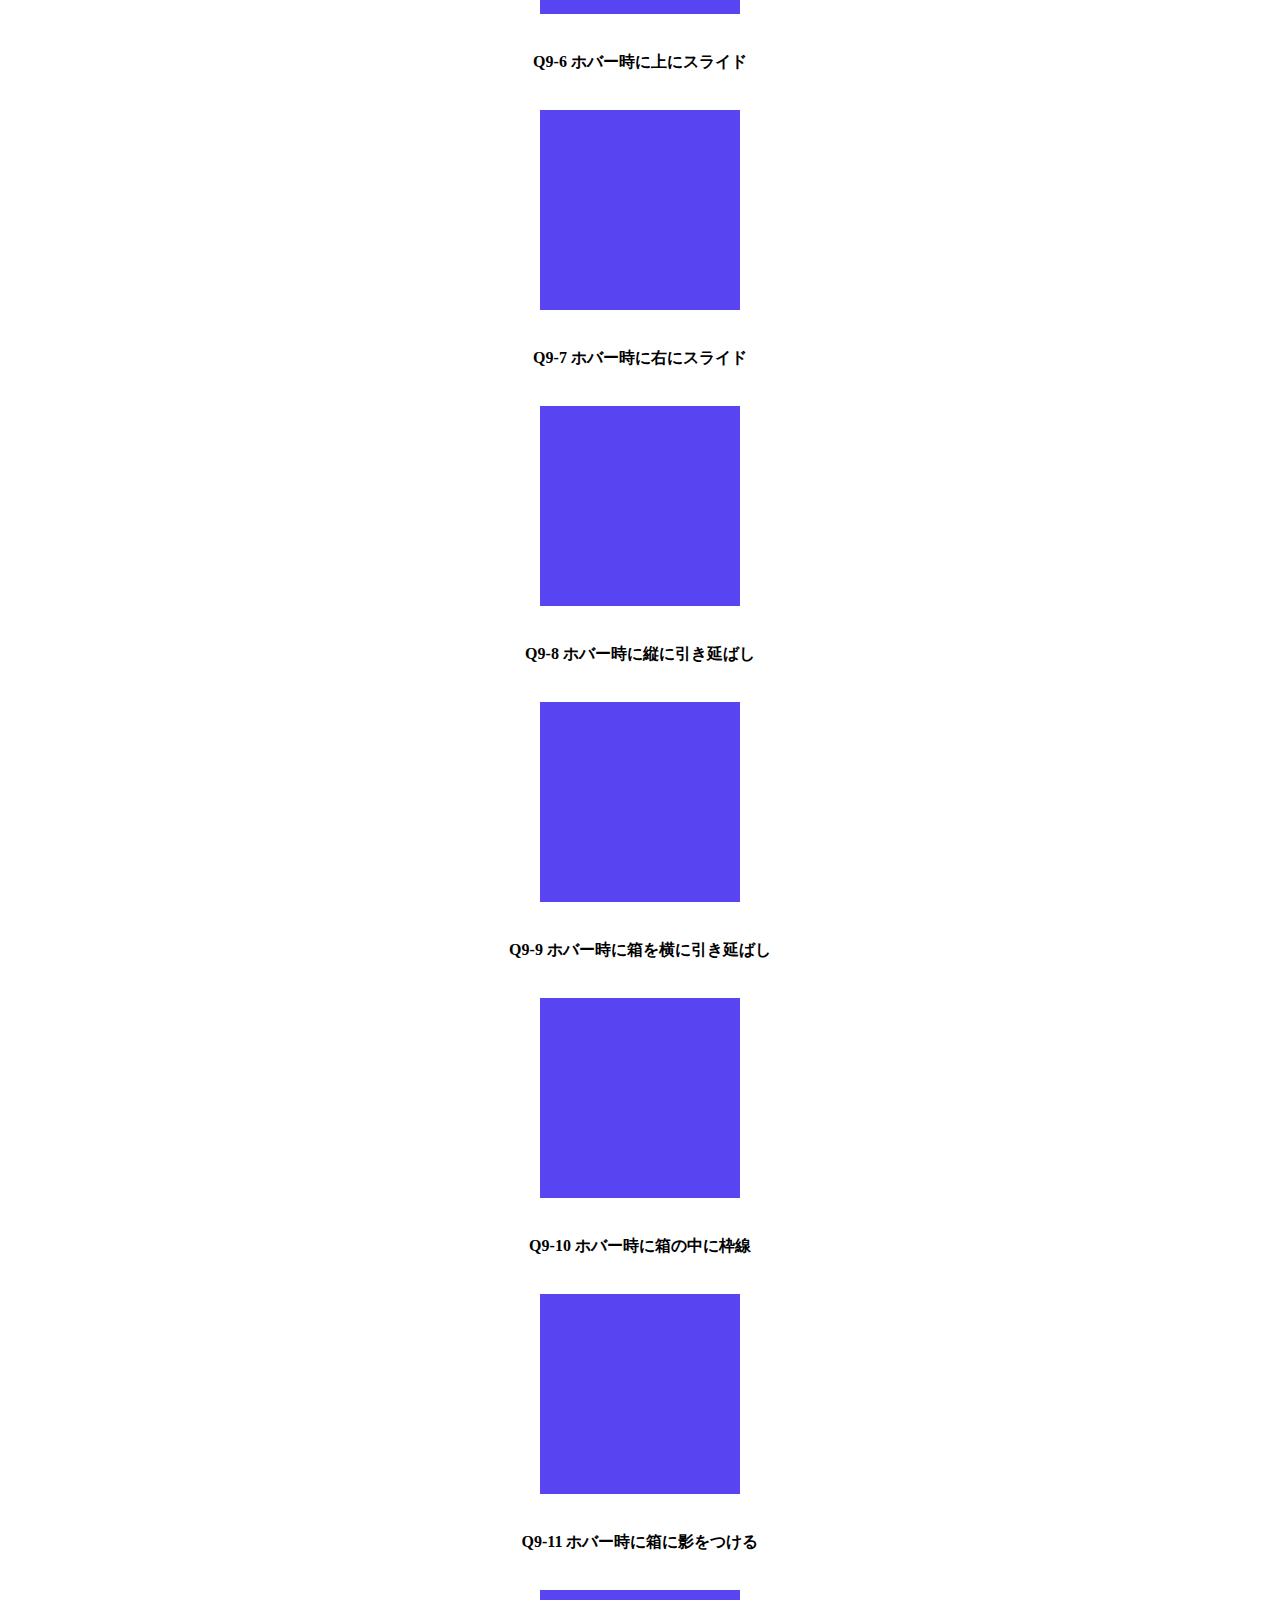
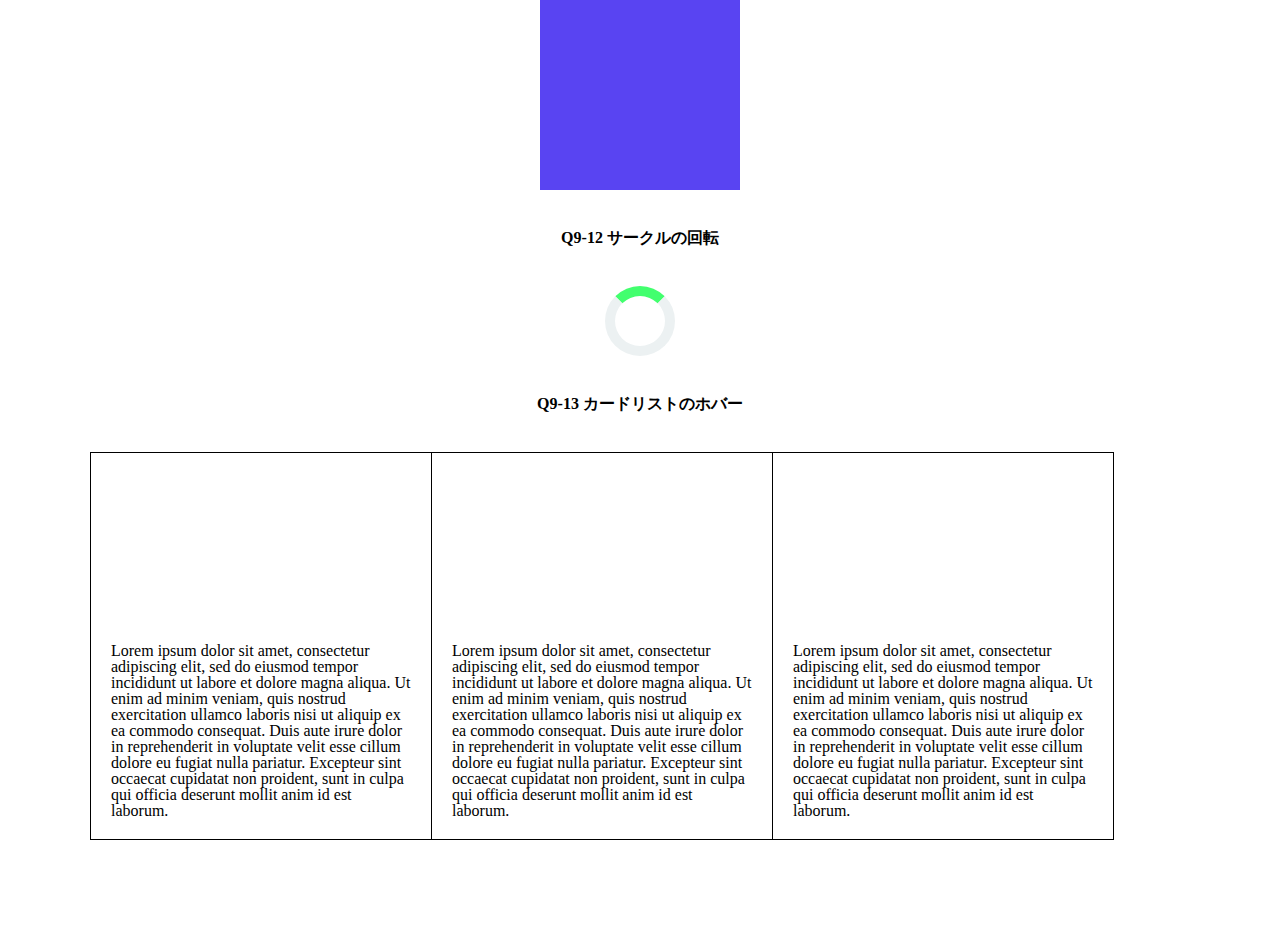
<file: q9/q9/index.html>
<!DOCTYPE html>
<html lang="ja">

<head>
  <meta charset="UTF-8">
  <meta name="viewport" content="width=device-width, initial-scale=1.0">
  <link rel="stylesheet" href="./css/reset.css">
  <link rel="stylesheet" href="./css/base.css">
  <link rel="stylesheet" href="./css/style.css">
  <title>LayoutParts-Q3</title>
</head>

<body>
  <h1 class="title">基本レイアウト・パーツ</h1>
  <h2 class="sub--title">Q9アニメーション</h2>
  <div class="wrapper">
    <section>
      <h3 class="question--title">Q9-1 フェードイン</h3>
      <!-- Q9-1ここから -->
        <div class="box1 f-in"></div>
      <!-- Q9-1ここまで -->
      <h3 class="question--title">Q9-2 フェードアウト</h3>
      <!-- Q9-2ここから -->
        <div class="box1 f-out"></div>
      <!-- Q9-2ここから -->
      <h3 class="question--title">Q9-3 回転</h3>
      <!-- Q9-3ここまで -->
        <div class="box1 rotate"></div>
      <!-- Q9-3ここまで -->
    </section>
    <section>
      <h3 class="question--title">Q9-4 ホバー時に色変更</h3>
      <!-- Q9-4ここまで -->
        <div class="box2 change-color"></div>
      <!-- Q9-4ここまで -->
      <h3 class="question--title">Q9-5 ホバー時に回転</h3>
      <!-- Q9-5ここまで -->
        <div class="box2 h-rotate"></div>
      <!-- Q9-5ここまで -->
      <h3 class="question--title">Q9-6 ホバー時に上にスライド</h3>
      <!-- Q9-6ここまで -->
        <div class="box2 slide-up"></div>
      <!-- Q9-6ここまで -->
      <h3 class="question--title">Q9-7 ホバー時に右にスライド</h3>
      <!-- Q9-7ここまで -->
        <div class="box2 slide-right"></div>
      <!-- Q9-7ここまで -->
      <h3 class="question--title">Q9-8 ホバー時に縦に引き延ばし</h3>
      <!-- Q9-8ここまで -->
        <div class="box2 strech-up"></div>
      <!-- Q9-8ここまで -->
      <h3 class="question--title">Q9-9 ホバー時に箱を横に引き延ばし</h3>
      <!-- Q9-9ここまで -->
        <div class="box2 strech-row"></div>
      <!-- Q9-9ここまで -->
      <h3 class="question--title">Q9-10 ホバー時に箱の中に枠線</h3>
      <!-- Q9-10ここまで -->
       <div class="box2 line"></div>
      <!-- Q9-10ここまで -->
      <h3 class="question--title">Q9-11 ホバー時に箱に影をつける</h3>
      <!-- Q9-11ここまで -->
        <div class="box2 shadow"></div>
      <!-- Q9-11ここまで -->
    </section>
    <section>
      <h3 class="question--title">Q9-12 サークルの回転</h3>
      <!-- Q9-12ここまで -->
        <div class="circle"></div>
      <!-- Q9-12ここまで -->
      <h3 class="question--title">Q9-13 カードリストのホバー</h3>
      <div class="check--sample">
        <!-- カード内のテキストはこちらを使ってください -->
        <!-- Q9-13ここから -->
        <div class="container">
          <div class="card c-shadow">
            <div class="photo"></div>
            <div class="content">Lorem ipsum dolor sit amet, consectetur adipiscing elit, sed do eiusmod tempor incididunt
              ut labore et dolore magna
              aliqua. Ut enim ad minim veniam, quis nostrud exercitation ullamco laboris nisi ut aliquip ex ea commodo
              consequat. Duis
              aute irure dolor in reprehenderit in voluptate velit esse cillum dolore eu fugiat nulla pariatur.
              Excepteur sint occaecat cupidatat non proident, sunt in culpa qui officia deserunt mollit anim id est laborum. 
            </div>
          </div>  
          <div class="card c-shadow">
            <div class="photo"></div>
            <div class="content">Lorem ipsum dolor sit amet, consectetur adipiscing elit, sed do eiusmod tempor incididunt
              ut labore et dolore magna
              aliqua. Ut enim ad minim veniam, quis nostrud exercitation ullamco laboris nisi ut aliquip ex ea commodo
              consequat. Duis
              aute irure dolor in reprehenderit in voluptate velit esse cillum dolore eu fugiat nulla pariatur.
              Excepteur sint occaecat cupidatat non proident, sunt in culpa qui officia deserunt mollit anim id est laborum. 
            </div>
          </div>  
          <div class="card c-shadow">
            <div class="photo"></div>
            <div class="content">Lorem ipsum dolor sit amet, consectetur adipiscing elit, sed do eiusmod tempor incididunt
              ut labore et dolore magna
              aliqua. Ut enim ad minim veniam, quis nostrud exercitation ullamco laboris nisi ut aliquip ex ea commodo
              consequat. Duis
              aute irure dolor in reprehenderit in voluptate velit esse cillum dolore eu fugiat nulla pariatur.
              Excepteur sint occaecat cupidatat non proident, sunt in culpa qui officia deserunt mollit anim id est laborum. 
            </div>
          </div>  
        </div>
        <!-- Q9-13ここまで -->
      </div>
    </section>
  </div>
</body>

</html>
</file>
<file: q10/answer/css/base.css>
@charset "UTF-8";

h1, h2, h3 {
  text-align: center;
  margin: 40px 0;
  font-weight: bold;
}

.title {
  font-size: 30px;
}

.sub--title {
  font-size: 24px;
}

.table--area {
  margin-top: 30px;
}

.wrapper {
  width: 1100px;
  margin: 0 auto;
}

.check--sample {
  height: 500px;
}
</file>
<file: q10/answer/css/style.css>
@charset "UTF-8";

.flex--center {
  display: flex;
  justify-content: center;
}

.btn {
  padding: 0 15px;
  line-height: 50px;
  display: inline-block;
  text-align: center;
  cursor: pointer;
  margin-left: 30px;
  border-radius: 10px;
}

.btn:first-child {
  margin-left: 0;
}

.btn--red {
  color: #fff;
  background: #fd0f0fd9;
}

.btn--blue {
  color: #fff;
  background: #170ffdd9;
}

.btn--green {
  color: #000;
  background: #0ffd0fd9;
}

.shadow--red {
  color: #fff;
  background: #fd0f0fd9;
  box-shadow: 0 5px 0 rgba(63, 5, 5, 0.851),0 5px 1px rgba(63, 5, 5, 0.851);
}

.shadow--blue {
  color: #fff;
  background: #170ffdd9;
  box-shadow: 0 5px 0 rgba(5, 13, 63, 0.851),0 5px 1px rgba(5, 13, 63, 0.851);
}

.shadow--green {
  color: #000;
  background: #0ffd0fd9;
  box-shadow: 0 5px 0 rgba(5, 63, 5, 0.851),0 5px 1px rgba(5, 63, 5, 0.851);
}

.active--red {
  color: #fff;
  background: #fd0f0fd9;
  box-shadow: 0 5px 0 rgba(63, 5, 5, 0.851),0 5px 1px rgba(63, 5, 5, 0.851);
}

.active--blue {
  color: #fff;
  background: #170ffdd9;
  box-shadow: 0 5px 0 rgba(5, 13, 63, 0.851),0 5px 1px rgba(5, 13, 63, 0.851);
}

.active--green {
  color: #000;
  background: #0ffd0fd9;
  box-shadow: 0 5px 0 rgba(5, 63, 5, 0.851),0 5px 1px rgba(5, 63, 5, 0.851);
}

.active--red:active,.active--blue:active,.active--green:active {
  transform: translateY(4px);
  box-shadow: 0px 0px 1px rgba(0, 0, 0, 0.2);
  border-bottom: none;
}

.double--btn {
  color: #67c5ff;
  border: 4px double #67c5ff;
  transition: .5s;
}

.double--btn:hover {
  background: #fffbef;
}

.dotted--btn {
  color: #67c5ff;
  border: 4px dotted #75caff;
  transition: .5s;
}

.dotted--btn:hover {
  border-style: dashed;
}

.back--btn {
  color: #0079a5f8;
  background: #d0edfff8;
  border: 4px dashed #67c5ff;
  transition: .5s;
}

.back--btn:hover {
  color: #67c5ff;
  background: #ffffff;
}
</file>
<file: q10/q10/css/base.css>
@charset "UTF-8";

h1, h2, h3 {
  text-align: center;
  margin: 40px 0;
  font-weight: bold;
}

.title {
  font-size: 30px;
}

.sub--title {
  font-size: 24px;
}

.table--area {
  margin-top: 30px;
}

.wrapper {
  width: 1100px;
  margin: 0 auto;
}

.check--sample {
  height: 500px;
}
</file>
<file: q10/q10/css/style.css>
@charset "UTF-8";
.box-list{
  display: flex;
  justify-content: center;
}
.commonbox{
  padding: 0 15px;
  margin: 0 15px;
  line-height: 50px;
  border-radius: 10px;
  cursor: pointer;
}
.redbox{
  color: #fff;
  background-color: #fd0f0fd9;
}
.bluebox{
  color: #fff;
  background-color: #170ffdd9;
}
.greenbox{
  color: #000;
  background-color: #0ffd0fd9;
}
.sdw-red{
  box-shadow: 0px 5px rgba(63, 5, 5, 0.851);
}
.sdw-blue{
  box-shadow: 0px 5px rgba(5, 13, 63, 0.851);
}
.sdw-green{
  box-shadow: 0px 5px rgba(5, 63, 5, 0.851);
}

.btn-box:active {
  transform: translateY(4px);
  box-shadow: none;
}

.doublebox{
  color: #67c5ff;
  border: 4px double #67c5ff;
}
.dotbox{
  color: #67c5ff;
  border: 4px dotted #75caff;
}
.dotbox2{
  color: #0079a5f8;
  background: #d0edfff8;
  border: 4px dashed  #67c5ff;
}
.doublebox:hover{
  background: #fffbef;
}
.dotbox:hover{
  border: 4px dashed  #67c5ff;
}
.dotbox2:hover{
  color: #67c5ff;
  background: #fff;
}
</file>
<file: q6/answer/css/base.css>
@charset "UTF-8";

h1, h2, h3 {
  text-align: center;
  font-weight: bold;
}

main {
  height: 500px;
  background: #97d8ef;
}

.title {
  font-size: 30px;
  margin-top: 40px;
}

.sub--title {
  font-size: 24px;
  margin-top: 40px;
}

.wrapper {
  width: 1100px;
  margin: 0 auto;
  padding-top: 76px;
}
</file>
<file: q6/answer/css/style.css>
@charset "UTF-8";

a {
  text-decoration:none;
}

.header {
  width: 100%;
  background: #388bff;
  position: fixed;
}

.inner {
  width: 1100px;
  margin: 0 auto;
}

.logo {
  margin-top: 30px;
  font-size: 24px;
  font-weight: bold;
}

.logo a {
  color: #f2ff7b;
}

.d--flex {
  display: flex;
  justify-content: space-between;
}

.nav li {
  list-style: none;
  padding: 30px;
}

li a {
  color: #ffffff;
}
</file>
<file: q6/q6/css/base.css>
@charset "UTF-8";

h1, h2, h3 {
  text-align: center;
  font-weight: bold;
}

main {
  height: 500px;
  background: #97d8ef;
}

.title {
  font-size: 30px;
  margin-top: 40px;
}

.sub--title {
  font-size: 24px;
  margin-top: 40px;
}

.wrapper {
  width: 1100px;
  margin: 0 auto;
  padding-top: 76px;
}
</file>
<file: q6/q6/css/style.css>
@charset "UTF-8";
a {
  text-decoration:none;
}
header{
  width: 100%;
  position: fixed;
  background-color: #388bff; 
}
.inner{
  width: 1100px;
  margin: 0 auto;
}
.logo{
  margin-top: 30px;
  font-size: 24px;
  font-weight: bold;
}
.logo a{
  color: #f2ff7b;
}
.d--flex{
  display: flex;
  justify-content: space-between;
}
.nav li{
  margin: 30px;
}
li a{
  color: #fff;
}
</file>
<file: q7/answer/css/base.css>
@charset "UTF-8";

h1, h2, h3 {
  text-align: center;
  margin: 40px 0;
  font-weight: bold;
}

.title {
  font-size: 30px;
}

.sub--title {
  font-size: 24px;
}

.table--area {
  margin-top: 30px;
}

.wrapper {
  padding: 0 3%;
}
</file>
<file: q7/answer/css/style.css>
@charset "UTF-8";

.blowing--box {
  width: 500px;
  padding: 20px;
  font-size: 16px;
  line-height: 16px;
  background: #fad296;
  border: solid 5px #8f5a0a;
  border-radius: 30px;
  position: relative;
  margin: 0 auto;
}

.blowing--box:before,.blowing--box:after {
  content: "";
  position: absolute;
  border: 20px solid transparent;
  left: 30px;
}

.blowing--box:before {
  border-top: 20px solid #8f5a0a;
  bottom: -45px;
}

.blowing--box:after {
  border-top: 20px solid #fad296;
  bottom: -38px;
}
</file>
<file: q7/q7/css/base.css>
@charset "UTF-8";

h1, h2, h3 {
  text-align: center;
  margin: 40px 0;
  font-weight: bold;
}

.title {
  font-size: 30px;
}

.sub--title {
  font-size: 24px;
}

.table--area {
  margin-top: 30px;
}

.wrapper {
  padding: 0 3%;
}
</file>
<file: q7/q7/css/style.css>
@charset "UTF-8";
.comment{
  position: relative;
  width: 500px;
  border: 5px solid #8f5a0a;
  border-radius: 30px;
  background: #fad296;
  padding: 20px;
  margin: 0 auto;
  margin-bottom: 30px;
}
.comment::before,.comment::after {
  /*疑似要素をブロック要素にする*/
  display: block;
  content: '';

  /*positionの指定*/
  position: absolute;
  top: 100%;
  left: 5%;

  /*三角形を作るCSS*/
  width: 0;
  height: 0;
  border: 25px solid transparent;
}
.comment::before {
  border-top: 25px solid #8f5a0a;
}
.comment::after {
  margin-top: -7px;
  border-top: 25px solid #fad296;
}
</file>
<file: q8/answer/css/base.css>
@charset "UTF-8";

h1, h2, h3 {
  text-align: center;
  margin: 40px 0;
  font-weight: bold;
}

.title {
  font-size: 30px;
}

.sub--title {
  font-size: 24px;
}

.table--area {
  margin-top: 30px;
}

.wrapper {
  padding: 0 3%;
}
</file>
<file: q8/answer/css/style.css>
@charset "UTF-8";

.content {
  height: 500px;
}

.back--img {
  background: url(../../image/coffee-background.jpg);
}

.back--img--repeat {
  background: url(../../image/coffee-background.jpg) no-repeat;
}

.back--img--cover {
  background: url(../../image/coffee-background.jpg) no-repeat center/cover;
}

.back--img--contain {
  background: url(../../image/coffee-background.jpg) no-repeat center/contain;
}
</file>
<file: q8/q8/css/base.css>
@charset "UTF-8";

h1, h2, h3 {
  text-align: center;
  margin: 40px 0;
  font-weight: bold;
}

.title {
  font-size: 30px;
}

.sub--title {
  font-size: 24px;
}

.table--area {
  margin-top: 30px;
}

.wrapper {
  padding: 0 3%;
}
</file>
<file: q8/q8/css/style.css>
@charset "UTF-8";
.repeat{
  height: 500px;
  background-image: url(../../image/coffee-background.jpg);
}
.non_repeat{
  height: 500px;
  background-image: url(../../image/coffee-background.jpg);
  background-repeat: no-repeat;
}
.center_long{
  height: 500px;
  background-image: url(../../image/coffee-background.jpg);
  background-repeat: no-repeat;
  background-size: cover;
  background-position: center;
}
.center{
  height: 500px;
  background-image: url(../../image/coffee-background.jpg);
  background-repeat: no-repeat;
  background-size: contain;
  background-position: center;
}
</file>
<file: q9/answer/css/base.css>
@charset "UTF-8";

h1, h2, h3 {
  text-align: center;
  margin: 40px 0;
  font-weight: bold;
}

.title {
  font-size: 30px;
}

.sub--title {
  font-size: 24px;
}

.table--area {
  margin-top: 30px;
}

.wrapper {
  width: 1100px;
  margin: 0 auto;
}

.check--sample {
  height: 500px;
}
</file>
<file: q9/answer/css/style.css>
@charset "UTF-8";

.green--box {
  width: 200px;
  height: 200px;
  background: #76ff826b;
  margin: 0 auto;
}

.blue--box {
  width: 200px;
  height: 200px;
  background: #331aefd0;
  margin: 0 auto;
  transition: .5s;
}

.fade--in {
  animation: fadeIn 4s ease 0s 1 normal;
}

.fade--out {
  animation: fadeOut 4s ease 4s 1 normal;
}

.spin {
  animation: spin 4s linear infinite;
}

@keyframes fadeIn {
  0% {
    opacity: 0
  }
  100% {
    opacity: 1
  }
}

@keyframes fadeOut {
  0% {
    opacity: 1
  }
  100% {
    opacity: 0
  }
}

@keyframes spin {
  0% {
    transform: rotate(0deg);
  }
  100% {
    transform: rotate(360deg);
  }
}

.hover--color:hover {
  background: #ff27e2c9;
}

.spin--box:hover {
  transform: rotate(360deg);
}

.up--slide:hover {
  transform: translate(0, -20%);
}

.right--slide:hover {
  transform: translate(50%, 0);
}

.height--prolongation:hover {
  height: 300px;
}

.width--prolongation:hover {
  width: 500px;
}

.hover--border {
  box-sizing: border-box;
}

.hover--border:hover {
  border: 10px #00ffe5 solid;
}

.hover--shadow:hover {
  box-shadow: 8px 11px 10px 3px #06031ed0;
}

.circle--spin {
  border-radius: 50%;
  width: 50px;
  height: 50px;
  margin: 0 auto;
  border: solid 10px #ecf1f2;
  border-top: solid 10px #14ff4bcd;
  animation: spin 1.1s linear infinite;
}

.card--list {
  display: flex;
}

.card--item {
  width: 300px;
  padding: 20px;
  background: #ffffff;
  border: 1px solid #000000;
  border-left: 0;
  transition: .5s;
}

.card--item > p {
  margin-top: 20px;
}

.card--item:first-child {
  border-left: 1px solid #000000;;
}

.card--item:hover{
  box-shadow: 0px 0px 10px 3px #424242d0;
  z-index: 1;
}

.icon {
  background: url(https://picsum.photos/id/1005/200/300) no-repeat center/cover;
  width:  150px;
  height: 150px;
  border-radius: 50%;
  margin: 0 auto;
}
</file>
<file: q9/q9/css/base.css>
@charset "UTF-8";

h1, h2, h3 {
  text-align: center;
  margin: 40px 0;
  font-weight: bold;
}

.title {
  font-size: 30px;
}

.sub--title {
  font-size: 24px;
}

.table--area {
  margin-top: 30px;
}

.wrapper {
  width: 1100px;
  margin: 0 auto;
}

.check--sample {
  height: 500px;
}
</file>
<file: q9/q9/css/style.css>
@charset "UTF-8";

/* カード内の画像は以下のURLを使用して下さい */
/* https://picsum.photos/id/1005/200/300 */

.box1{
  width: 200px;
  height: 200px;
  background-color: #76ff826b;
  margin: 0 auto;
}
.f-in{
  animation-name:fadeInAnime;
  animation-duration:4s;
  animation-fill-mode:forwards;
  opacity:0;
}
@keyframes fadeInAnime{
  from {
    opacity: 0;
  }

  to {
    opacity: 1;
  }
}

.f-out{
  animation-name:fadeOutAnime;
  animation-duration:4s;
  animation-delay:4s;
  animation-fill-mode:forwards;
  /* opacity:1; */
}
@keyframes fadeOutAnime{
  from {
    opacity: 1;
  }

  to {
    opacity: 0;
  }
}

.rotate{
  animation:4s linear infinite RotateAnime;
}
@keyframes RotateAnime{
  0%{ transform:rotate(0);}
  100%{ transform:rotate(360deg); }
}

.box2{
  width: 200px;
  height: 200px;
  background-color: #331aefd0;
  margin: 0 auto;
  transition: 0.5s;
}

.change-color:hover{
  background-color: #ff27e2c9;
}
.h-rotate:hover{
  transform: rotate(360deg) ;
}
.slide-up:hover{
  transform: translate(0,-20%) ;
}
.slide-right:hover{
  transform: translate(20%,0) ;
}
.strech-up:hover{
  height: 300px;
}
.strech-row:hover{
  width: 500px;
}
.line:hover{
  border: 10px #00ffe5 solid;
  box-sizing: border-box;
}
.shadow:hover{
  box-shadow: 8px 11px 10px 3px #06031ed0;
}

.circle{
  width: 50px;
  height: 50px;
  border-radius: 50%;
  border: 10px #ecf1f2 solid;
  margin: 0 auto;
  border-top: solid 10px #14ff4bcd;
  animation: 1.1s linear infinite C-RotateAnime;
}
@keyframes C-RotateAnime{
  0%{ transform:rotate(0);}
  100%{ transform:rotate(360deg); }
}

.container{
  display: table;
}
.card{
  width: 300px;
  display: table-cell;
  border: 1px solid #000;
  border-left: 0;
  padding: 20px;
}
.card:first-child{
  border-left: 1px solid #000;;
}
.c-shadow:hover{
  box-shadow: 0px 0px 10px 3px #424242d0;
  transition: 0.5s;
}
.photo{
  width: 150px;
  height: 150px;
  border-radius: 50%;
  background: url(https://picsum.photos/id/1005/200/300) no-repeat center/cover;
  margin: 0 auto;
}
.content{
  margin-top: 20px;
}
</file>
